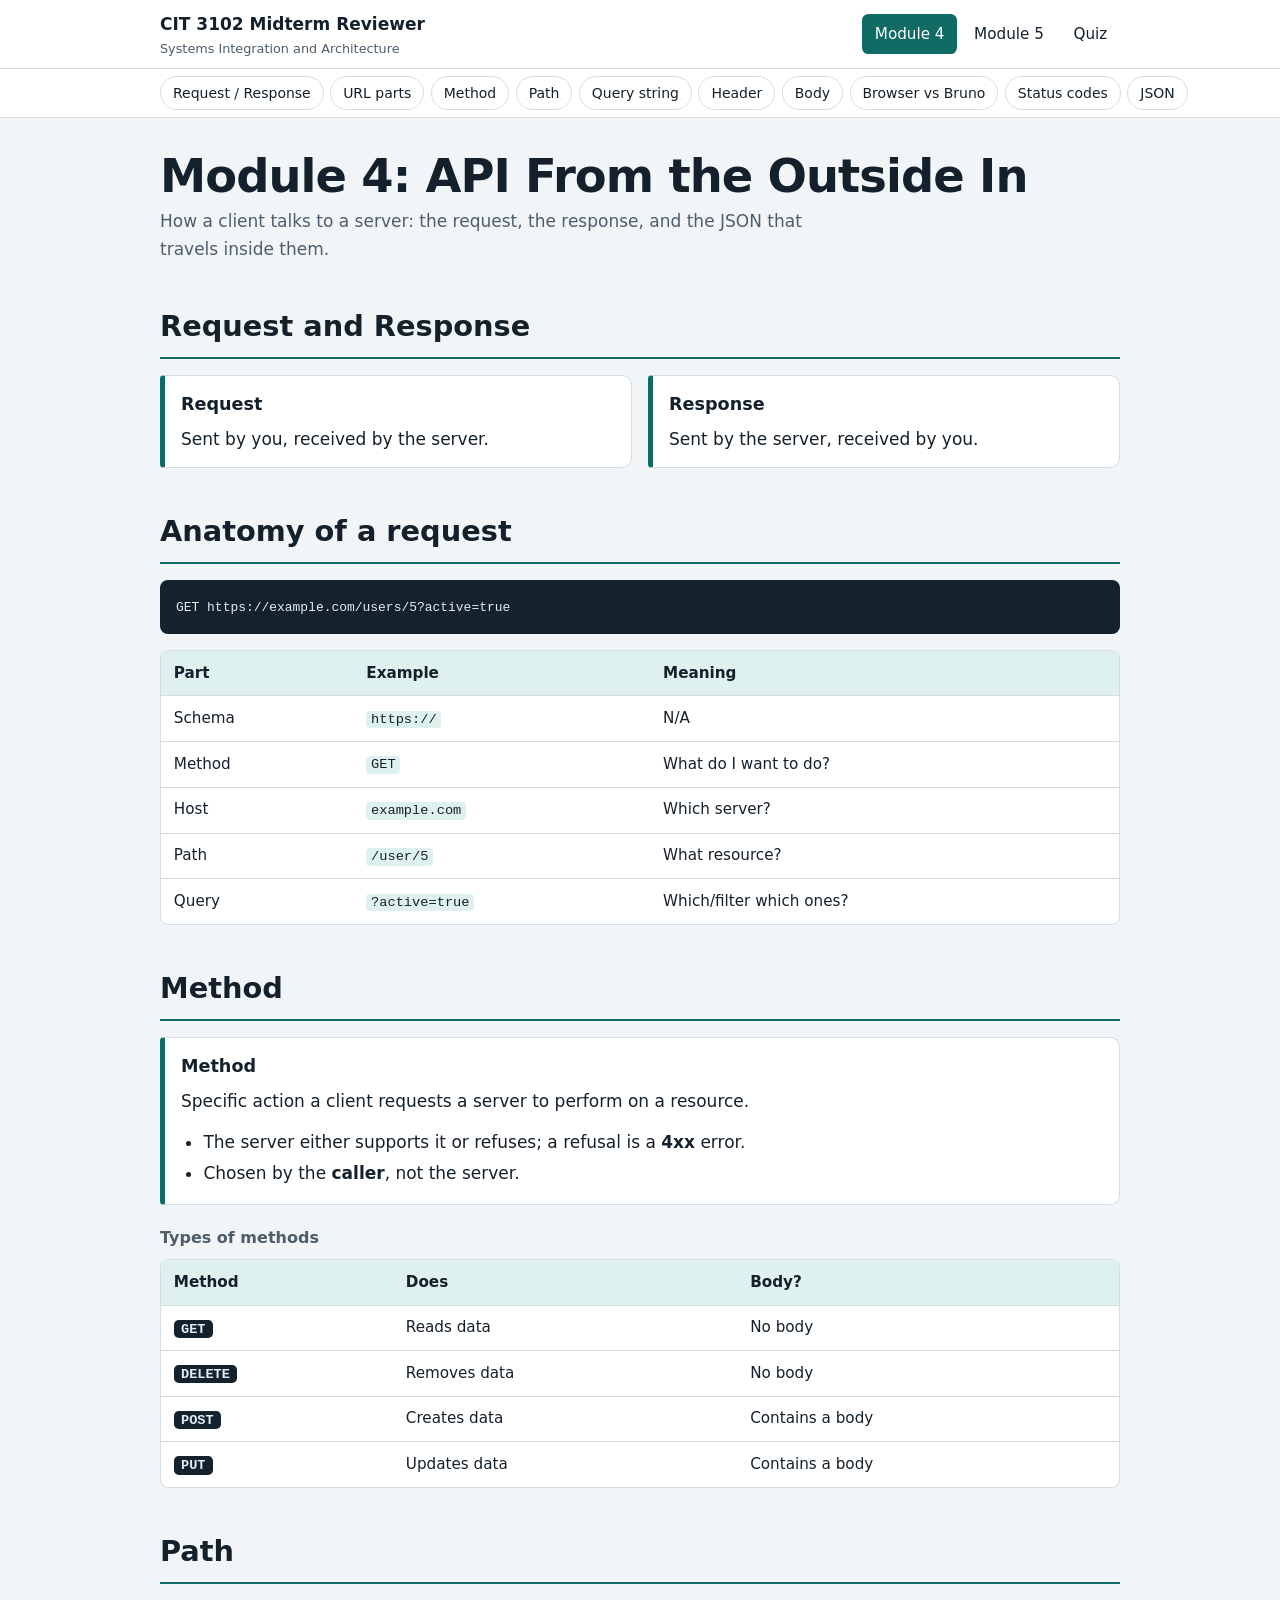
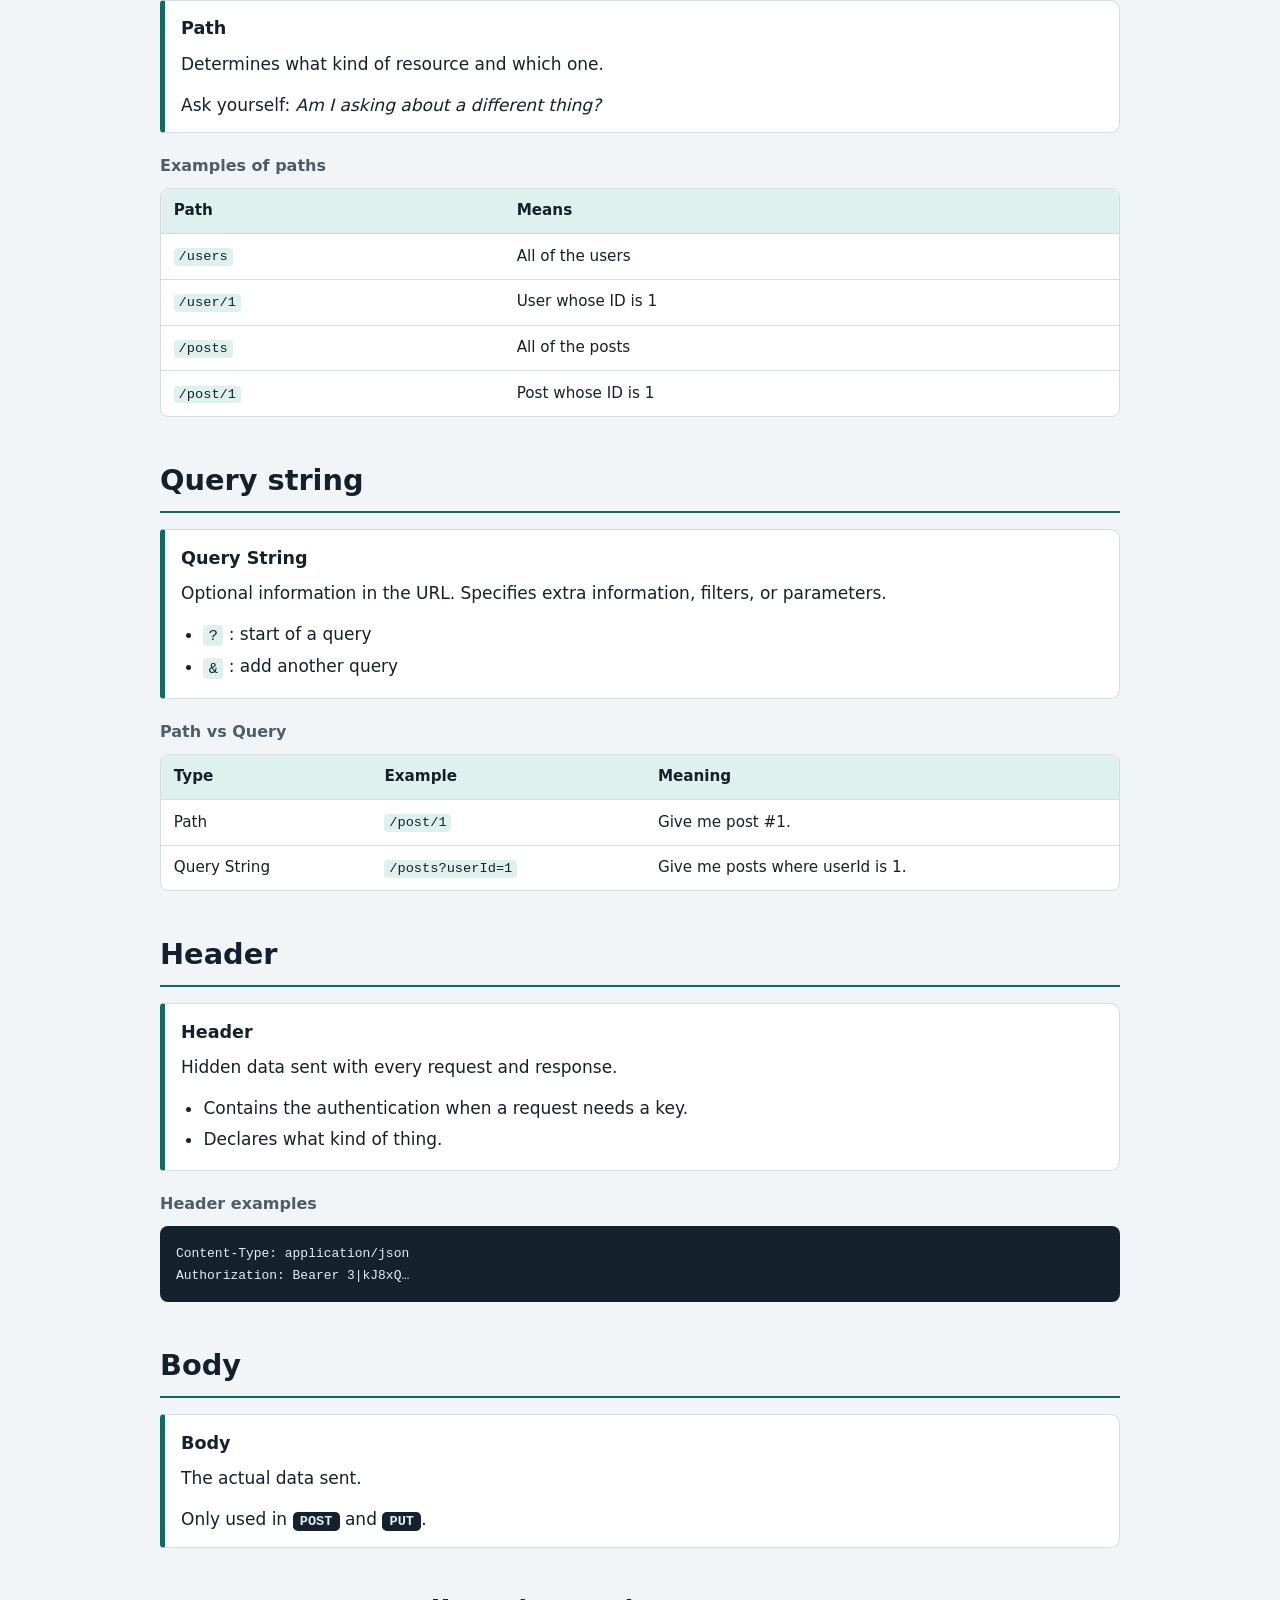
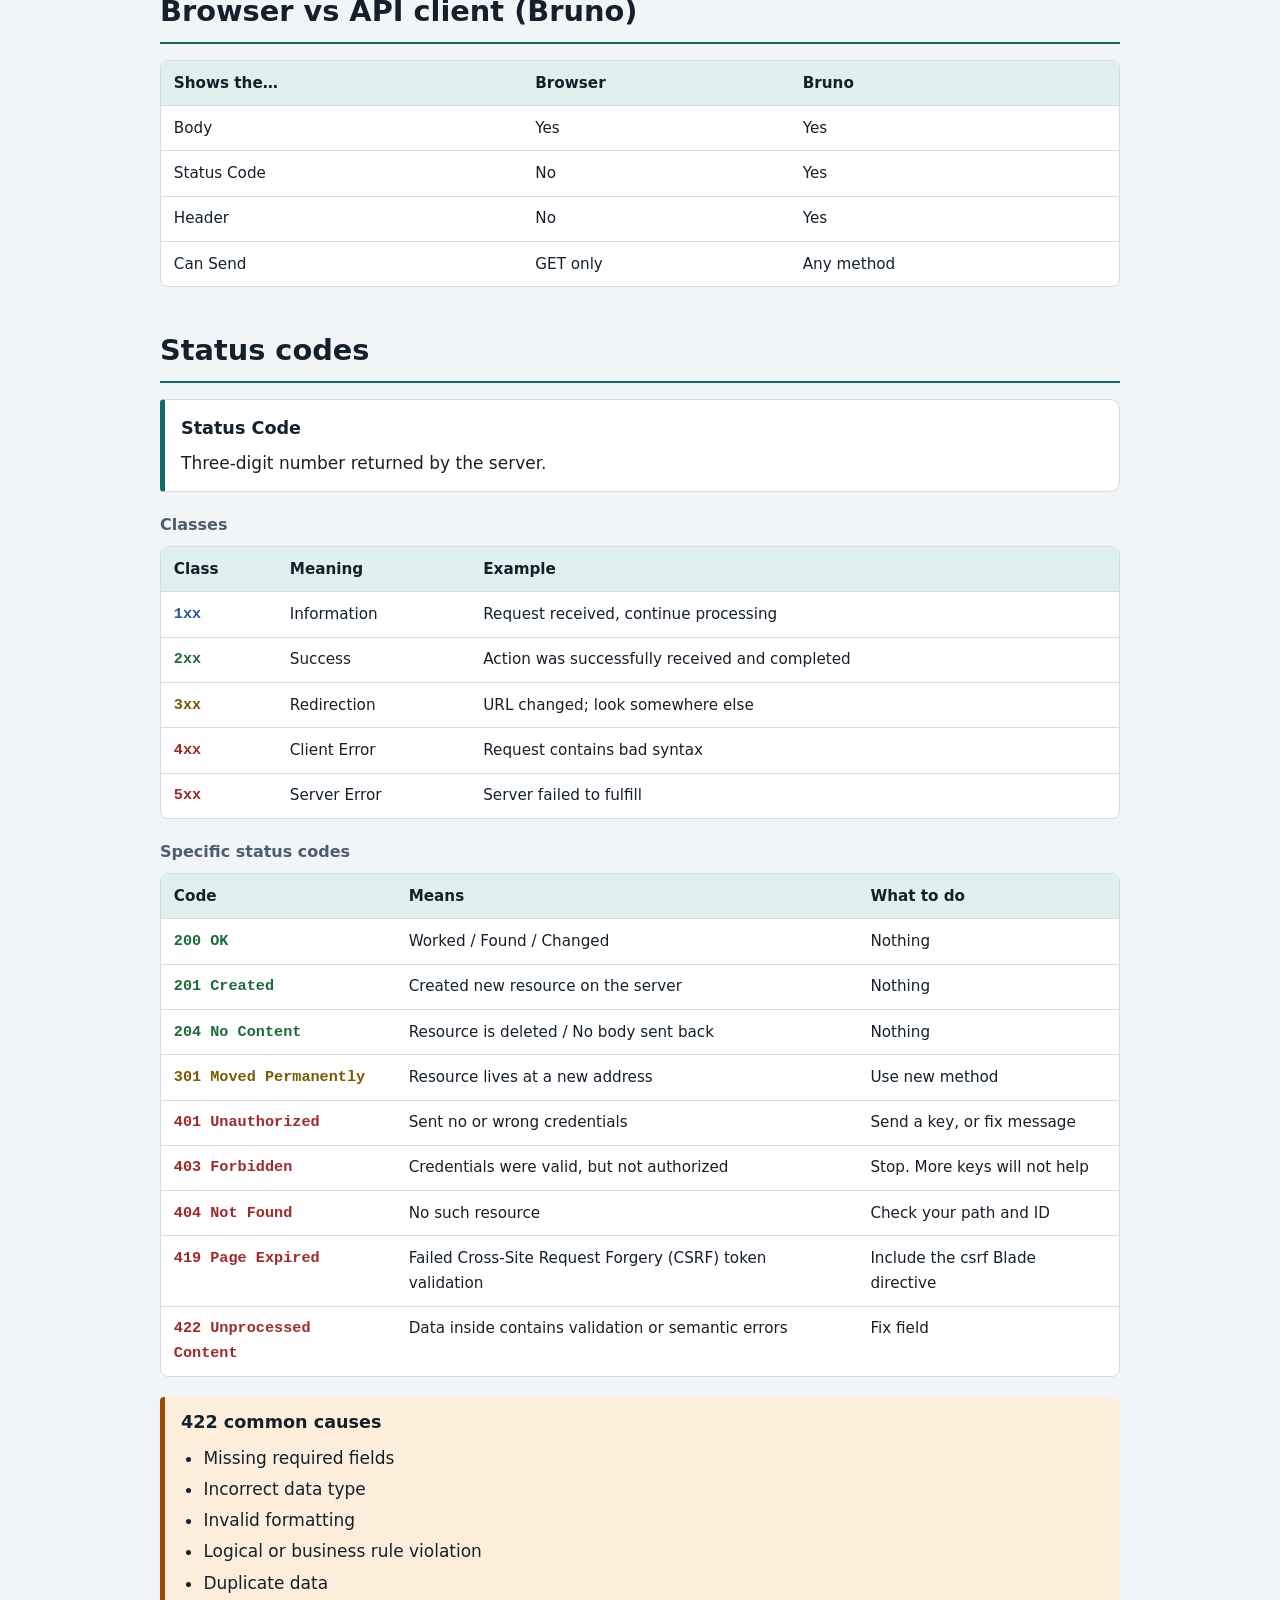
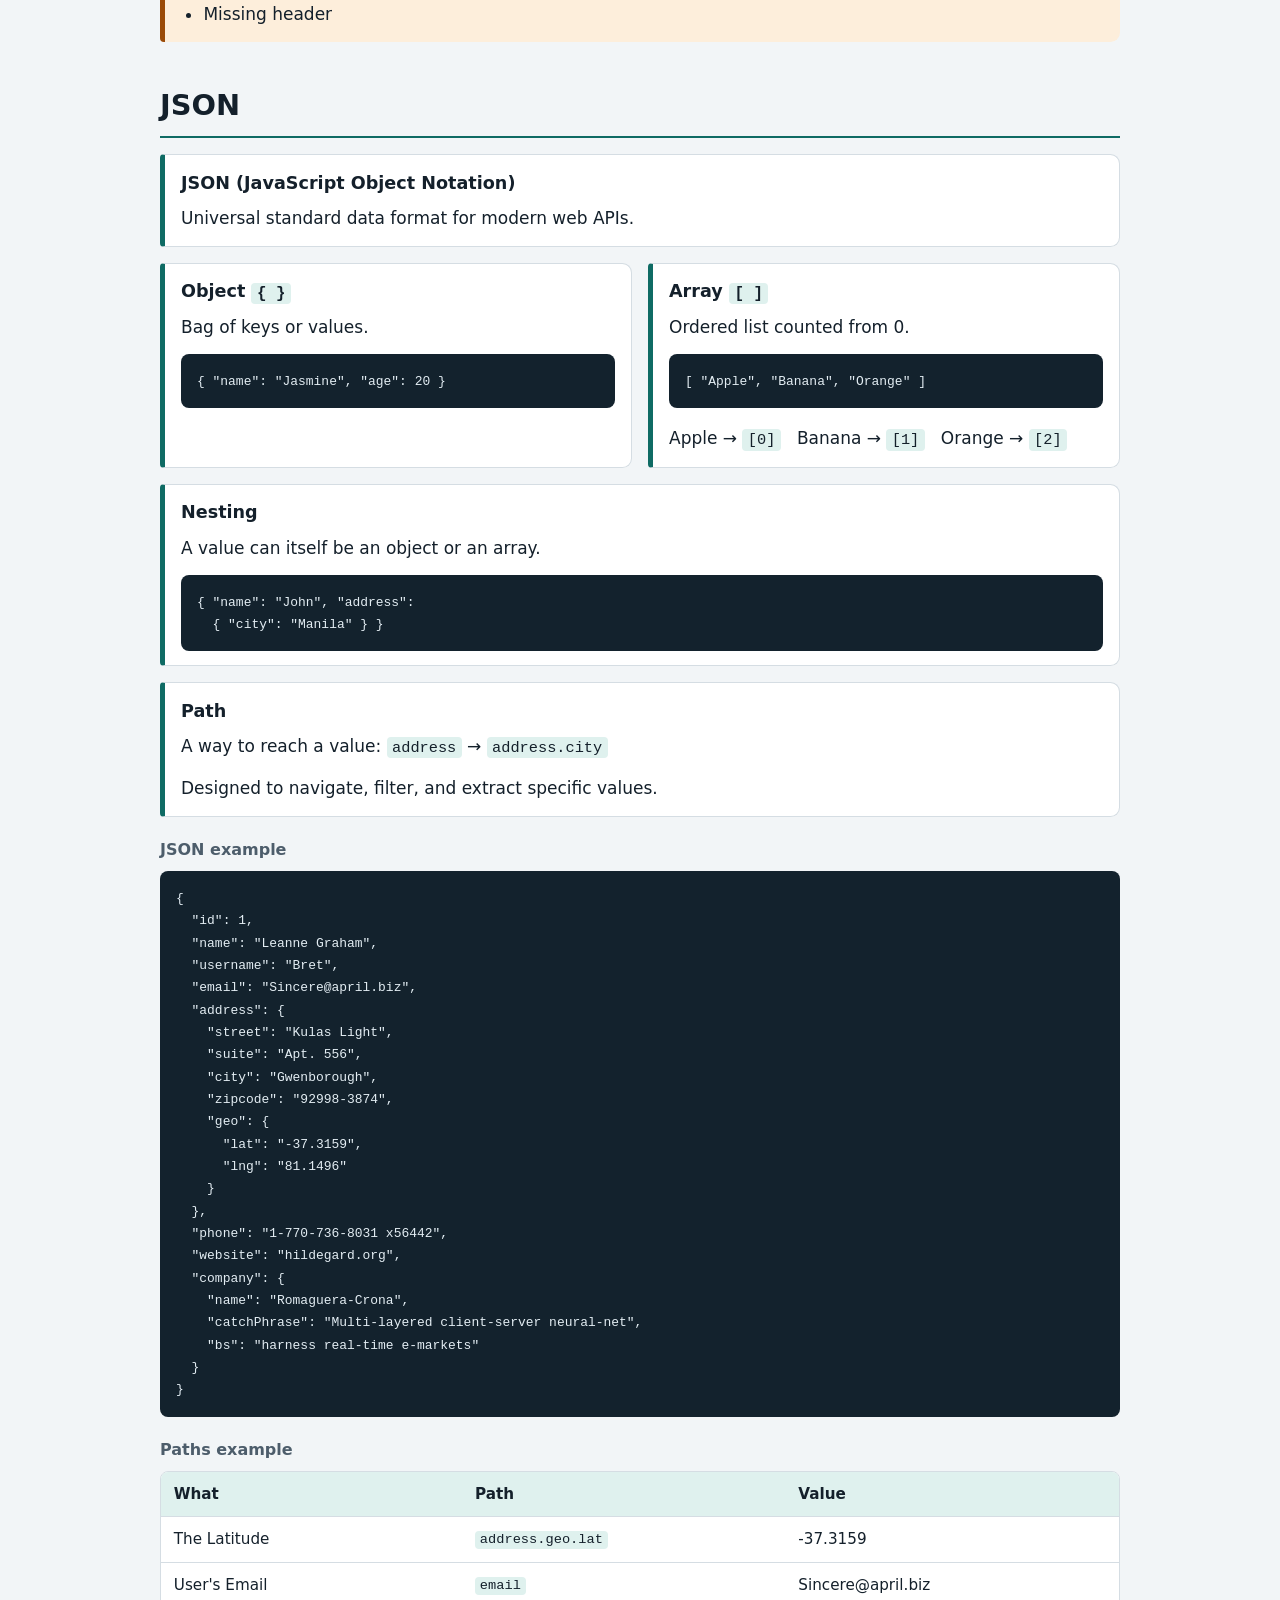
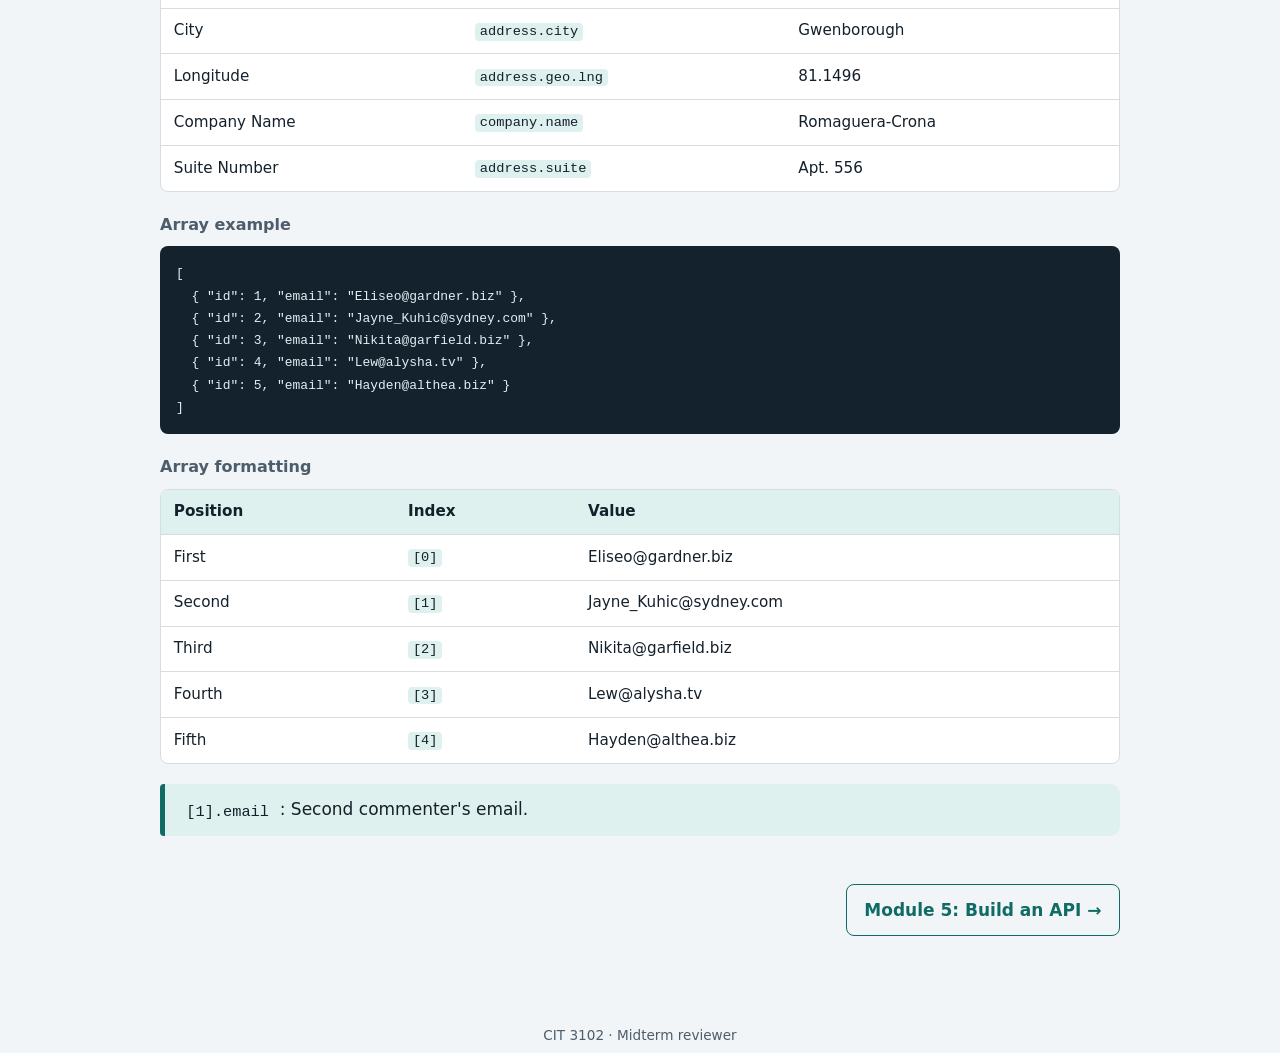
<file: index.html>
<!DOCTYPE html>
<html lang="en">
<head>
<meta charset="utf-8">
<meta name="viewport" content="width=device-width, initial-scale=1, viewport-fit=cover">
<title>Module 4: API From the Outside In | CIT 3102 Reviewer</title>
<link rel="stylesheet" href="styles.css">
</head>
<body>
<header class="top">
 <div class="top-in">
  <div class="brand">CIT 3102 Midterm Reviewer<small>Systems Integration and Architecture</small></div>
  <nav class="nav" aria-label="Modules">
   <a href="index.html" aria-current="page">Module 4</a>
   <a href="module5.html">Module 5</a>
   <a href="quiz.html">Quiz</a>
  </nav>
 </div>
 <div class="toc"><div class="toc-in">
  <a href="#request">Request / Response</a><a href="#url">URL parts</a><a href="#method">Method</a><a href="#path">Path</a><a href="#query">Query string</a><a href="#header">Header</a><a href="#body">Body</a><a href="#bruno">Browser vs Bruno</a><a href="#status">Status codes</a><a href="#json">JSON</a>
 </div></div>
</header>
<main>
<h1>Module 4: API From the Outside In</h1>
<p class="lede">How a client talks to a server: the request, the response, and the JSON that travels inside them.</p>

<section id="request">
<h2>Request and Response</h2>
<div class="grid2">
 <div class="term"><h3>Request</h3><p>Sent by you, received by the server.</p></div>
 <div class="term"><h3>Response</h3><p>Sent by the server, received by you.</p></div>
</div>
</section>

<section id="url">
<h2>Anatomy of a request</h2>
<pre><code>GET https://example.com/users/5?active=true</code></pre>
<div class="tw"><table>
<tr><th>Part</th><th>Example</th><th>Meaning</th></tr>
<tr><td>Schema</td><td><code>https://</code></td><td>N/A</td></tr>
<tr><td>Method</td><td><code>GET</code></td><td>What do I want to do?</td></tr>
<tr><td>Host</td><td><code>example.com</code></td><td>Which server?</td></tr>
<tr><td>Path</td><td><code>/user/5</code></td><td>What resource?</td></tr>
<tr><td>Query</td><td><code>?active=true</code></td><td>Which/filter which ones?</td></tr>
</table></div>
</section>

<section id="method">
<h2>Method</h2>
<div class="term"><h3>Method</h3>
<p>Specific action a client requests a server to perform on a resource.</p>
<ul>
<li>The server either supports it or refuses; a refusal is a <b>4xx</b> error.</li>
<li>Chosen by the <b>caller</b>, not the server.</li>
</ul></div>
<h4>Types of methods</h4>
<div class="tw"><table>
<tr><th>Method</th><th>Does</th><th>Body?</th></tr>
<tr><td><span class="m">GET</span></td><td>Reads data</td><td>No body</td></tr>
<tr><td><span class="m">DELETE</span></td><td>Removes data</td><td>No body</td></tr>
<tr><td><span class="m">POST</span></td><td>Creates data</td><td>Contains a body</td></tr>
<tr><td><span class="m">PUT</span></td><td>Updates data</td><td>Contains a body</td></tr>
</table></div>
</section>

<section id="path">
<h2>Path</h2>
<div class="term"><h3>Path</h3>
<p>Determines what kind of resource and which one.</p>
<p>Ask yourself: <i>Am I asking about a different thing?</i></p></div>
<h4>Examples of paths</h4>
<div class="tw"><table>
<tr><th>Path</th><th>Means</th></tr>
<tr><td><code>/users</code></td><td>All of the users</td></tr>
<tr><td><code>/user/1</code></td><td>User whose ID is 1</td></tr>
<tr><td><code>/posts</code></td><td>All of the posts</td></tr>
<tr><td><code>/post/1</code></td><td>Post whose ID is 1</td></tr>
</table></div>
</section>

<section id="query">
<h2>Query string</h2>
<div class="term"><h3>Query String</h3>
<p>Optional information in the URL. Specifies extra information, filters, or parameters.</p>
<ul>
<li><code>?</code> : start of a query</li>
<li><code>&amp;</code> : add another query</li>
</ul></div>
<h4>Path vs Query</h4>
<div class="tw"><table>
<tr><th>Type</th><th>Example</th><th>Meaning</th></tr>
<tr><td>Path</td><td><code>/post/1</code></td><td>Give me post #1.</td></tr>
<tr><td>Query String</td><td><code>/posts?userId=1</code></td><td>Give me posts where userId is 1.</td></tr>
</table></div>
</section>

<section id="header">
<h2>Header</h2>
<div class="term"><h3>Header</h3>
<p>Hidden data sent with every request and response.</p>
<ul>
<li>Contains the authentication when a request needs a key.</li>
<li>Declares what kind of thing.</li>
</ul></div>
<h4>Header examples</h4>
<pre><code>Content-Type: application/json
Authorization: Bearer 3|kJ8xQ…</code></pre>
</section>

<section id="body">
<h2>Body</h2>
<div class="term"><h3>Body</h3>
<p>The actual data sent.</p>
<p>Only used in <span class="m">POST</span> and <span class="m">PUT</span>.</p></div>
</section>

<section id="bruno">
<h2>Browser vs API client (Bruno)</h2>
<div class="tw"><table>
<tr><th>Shows the…</th><th>Browser</th><th>Bruno</th></tr>
<tr><td>Body</td><td>Yes</td><td>Yes</td></tr>
<tr><td>Status Code</td><td>No</td><td>Yes</td></tr>
<tr><td>Header</td><td>No</td><td>Yes</td></tr>
<tr><td>Can Send</td><td>GET only</td><td>Any method</td></tr>
</table></div>
</section>

<section id="status">
<h2>Status codes</h2>
<div class="term"><h3>Status Code</h3><p>Three-digit number returned by the server.</p></div>
<h4>Classes</h4>
<div class="tw"><table>
<tr><th>Class</th><th>Meaning</th><th>Example</th></tr>
<tr><td class="s1">1xx</td><td>Information</td><td>Request received, continue processing</td></tr>
<tr><td class="s2">2xx</td><td>Success</td><td>Action was successfully received and completed</td></tr>
<tr><td class="s3">3xx</td><td>Redirection</td><td>URL changed; look somewhere else</td></tr>
<tr><td class="s4">4xx</td><td>Client Error</td><td>Request contains bad syntax</td></tr>
<tr><td class="s5">5xx</td><td>Server Error</td><td>Server failed to fulfill</td></tr>
</table></div>
<h4>Specific status codes</h4>
<div class="tw"><table>
<tr><th>Code</th><th>Means</th><th>What to do</th></tr>
<tr><td class="s2">200 OK</td><td>Worked / Found / Changed</td><td>Nothing</td></tr>
<tr><td class="s2">201 Created</td><td>Created new resource on the server</td><td>Nothing</td></tr>
<tr><td class="s2">204 No Content</td><td>Resource is deleted / No body sent back</td><td>Nothing</td></tr>
<tr><td class="s3">301 Moved Permanently</td><td>Resource lives at a new address</td><td>Use new method</td></tr>
<tr><td class="s4">401 Unauthorized</td><td>Sent no or wrong credentials</td><td>Send a key, or fix message</td></tr>
<tr><td class="s4">403 Forbidden</td><td>Credentials were valid, but not authorized</td><td>Stop. More keys will not help</td></tr>
<tr><td class="s4">404 Not Found</td><td>No such resource</td><td>Check your path and ID</td></tr>
<tr><td class="s4">419 Page Expired</td><td>Failed Cross-Site Request Forgery (CSRF) token validation</td><td>Include the csrf Blade directive</td></tr>
<tr><td class="s4">422 Unprocessed Content</td><td>Data inside contains validation or semantic errors</td><td>Fix field</td></tr>
</table></div>
<div class="note"><h3>422 common causes</h3>
<ul>
<li>Missing required fields</li>
<li>Incorrect data type</li>
<li>Invalid formatting</li>
<li>Logical or business rule violation</li>
<li>Duplicate data</li>
<li>Missing header</li>
</ul></div>
</section>

<section id="json">
<h2>JSON</h2>
<div class="term"><h3>JSON (JavaScript Object Notation)</h3><p>Universal standard data format for modern web APIs.</p></div>
<div class="grid2">
 <div class="term"><h3>Object <code>{ }</code></h3><p>Bag of keys or values.</p><pre><code>{ "name": "Jasmine", "age": 20 }</code></pre></div>
 <div class="term"><h3>Array <code>[ ]</code></h3><p>Ordered list counted from 0.</p><pre><code>[ "Apple", "Banana", "Orange" ]</code></pre><p>Apple → <code>[0]</code> &nbsp; Banana → <code>[1]</code> &nbsp; Orange → <code>[2]</code></p></div>
</div>
<div class="term" style="margin-top:1rem"><h3>Nesting</h3><p>A value can itself be an object or an array.</p>
<pre><code>{ "name": "John", "address":
  { "city": "Manila" } }</code></pre></div>
<div class="term"><h3>Path</h3>
<p>A way to reach a value: <code>address</code> → <code>address.city</code></p>
<p>Designed to navigate, filter, and extract specific values.</p></div>

<h4>JSON example</h4>
<pre><code>{
  "id": 1,
  "name": "Leanne Graham",
  "username": "Bret",
  "email": "Sincere@april.biz",
  "address": {
    "street": "Kulas Light",
    "suite": "Apt. 556",
    "city": "Gwenborough",
    "zipcode": "92998-3874",
    "geo": {
      "lat": "-37.3159",
      "lng": "81.1496"
    }
  },
  "phone": "1-770-736-8031 x56442",
  "website": "hildegard.org",
  "company": {
    "name": "Romaguera-Crona",
    "catchPhrase": "Multi-layered client-server neural-net",
    "bs": "harness real-time e-markets"
  }
}</code></pre>
<h4>Paths example</h4>
<div class="tw"><table>
<tr><th>What</th><th>Path</th><th>Value</th></tr>
<tr><td>The Latitude</td><td><code>address.geo.lat</code></td><td>-37.3159</td></tr>
<tr><td>User's Email</td><td><code>email</code></td><td>Sincere@april.biz</td></tr>
<tr><td>City</td><td><code>address.city</code></td><td>Gwenborough</td></tr>
<tr><td>Longitude</td><td><code>address.geo.lng</code></td><td>81.1496</td></tr>
<tr><td>Company Name</td><td><code>company.name</code></td><td>Romaguera-Crona</td></tr>
<tr><td>Suite Number</td><td><code>address.suite</code></td><td>Apt. 556</td></tr>
</table></div>

<h4>Array example</h4>
<pre><code>[
  { "id": 1, "email": "Eliseo@gardner.biz" },
  { "id": 2, "email": "Jayne_Kuhic@sydney.com" },
  { "id": 3, "email": "Nikita@garfield.biz" },
  { "id": 4, "email": "Lew@alysha.tv" },
  { "id": 5, "email": "Hayden@althea.biz" }
]</code></pre>
<h4>Array formatting</h4>
<div class="tw"><table>
<tr><th>Position</th><th>Index</th><th>Value</th></tr>
<tr><td>First</td><td><code>[0]</code></td><td>Eliseo@gardner.biz</td></tr>
<tr><td>Second</td><td><code>[1]</code></td><td>Jayne_Kuhic@sydney.com</td></tr>
<tr><td>Third</td><td><code>[2]</code></td><td>Nikita@garfield.biz</td></tr>
<tr><td>Fourth</td><td><code>[3]</code></td><td>Lew@alysha.tv</td></tr>
<tr><td>Fifth</td><td><code>[4]</code></td><td>Hayden@althea.biz</td></tr>
</table></div>
<div class="tip"><code>[1].email</code> : Second commenter's email.</div>
</section>

<div class="pager"><span></span><a href="module5.html">Module 5: Build an API →</a></div>
</main>
<footer>CIT 3102 · Midterm reviewer</footer>
</body>
</html>
</file>
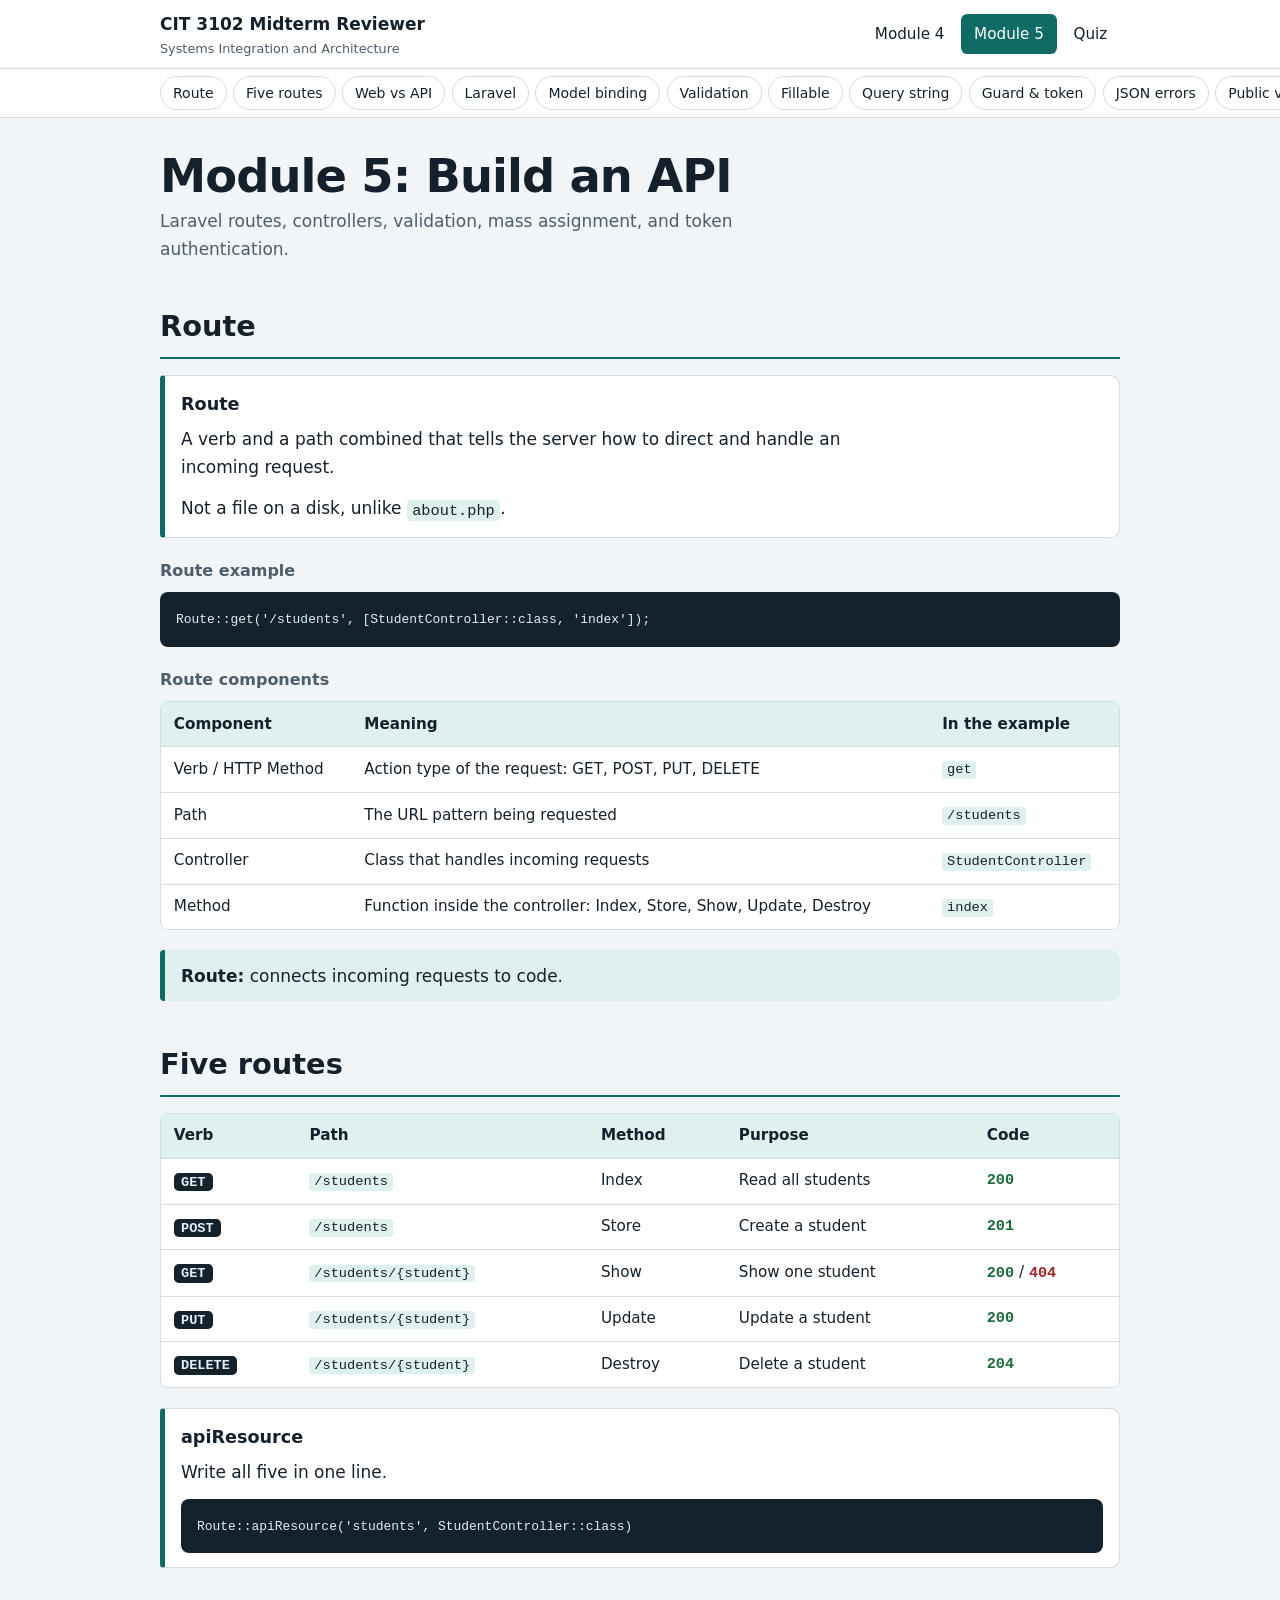
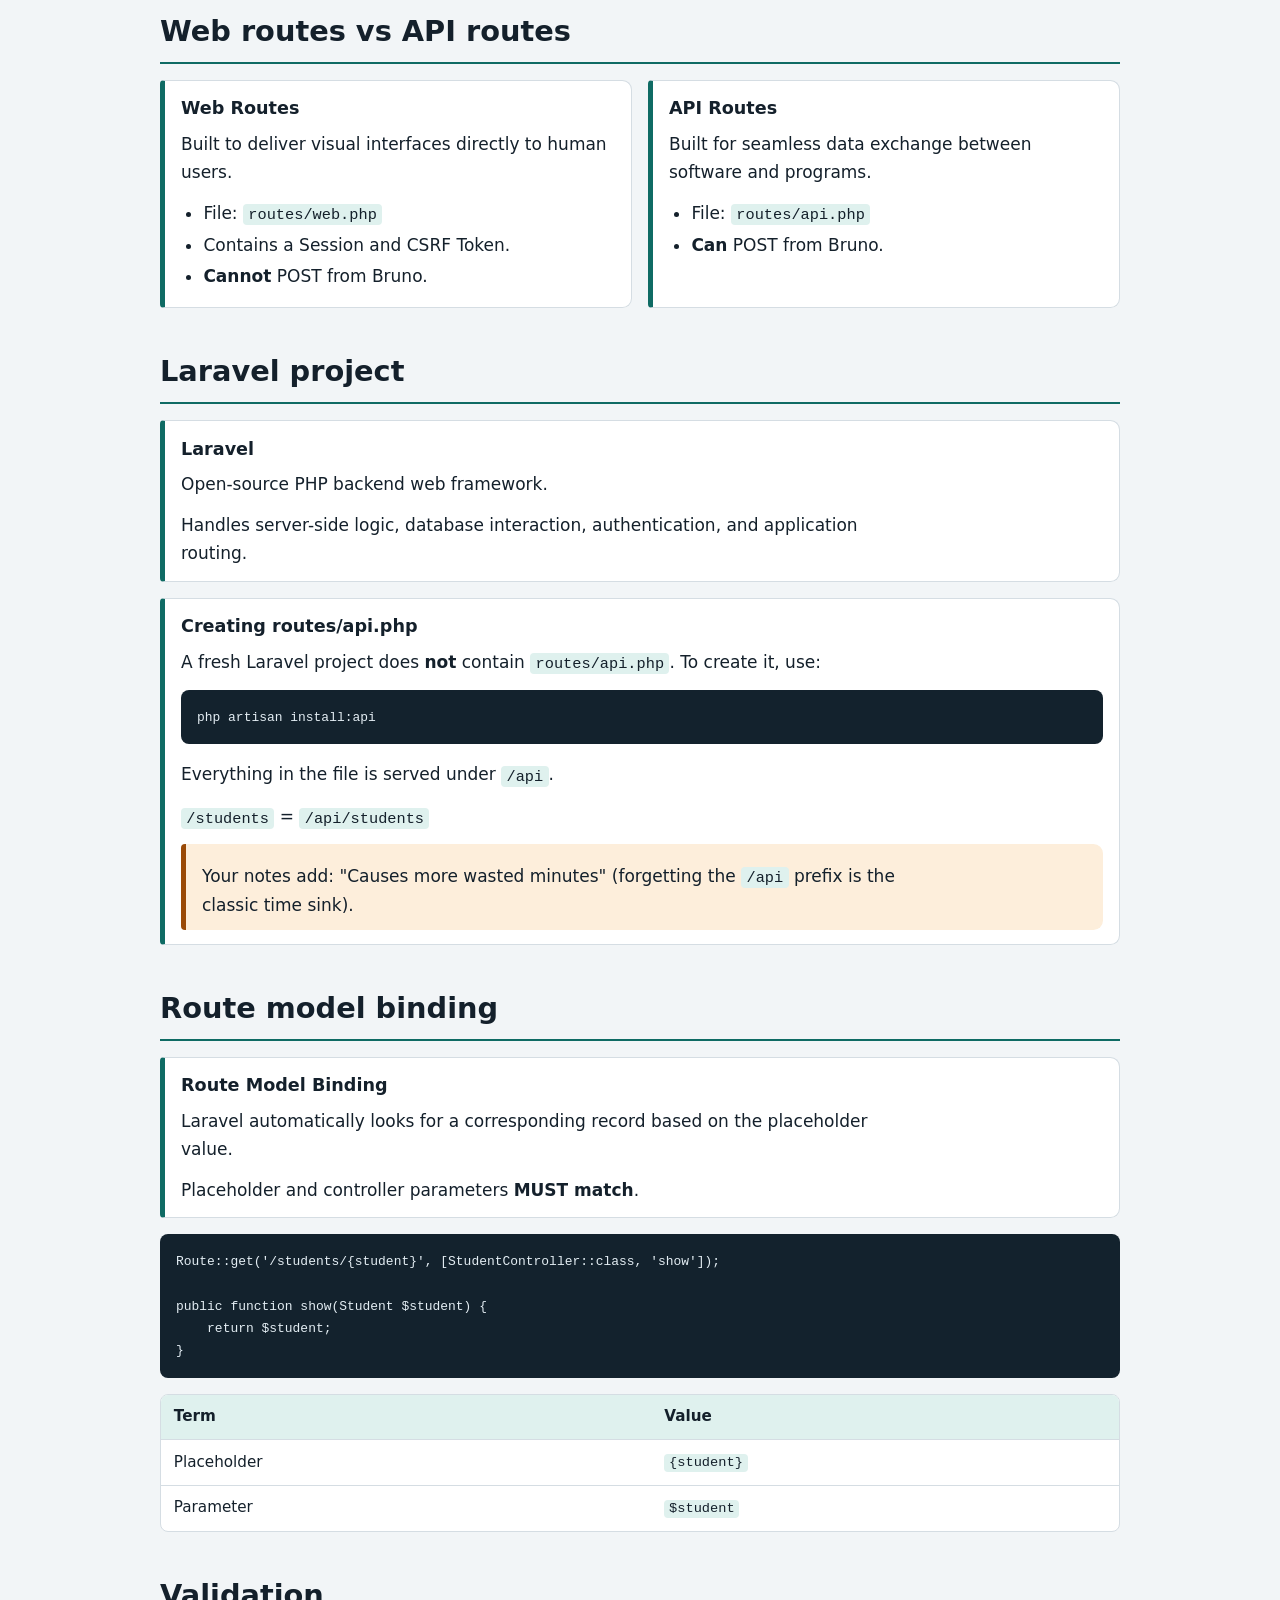
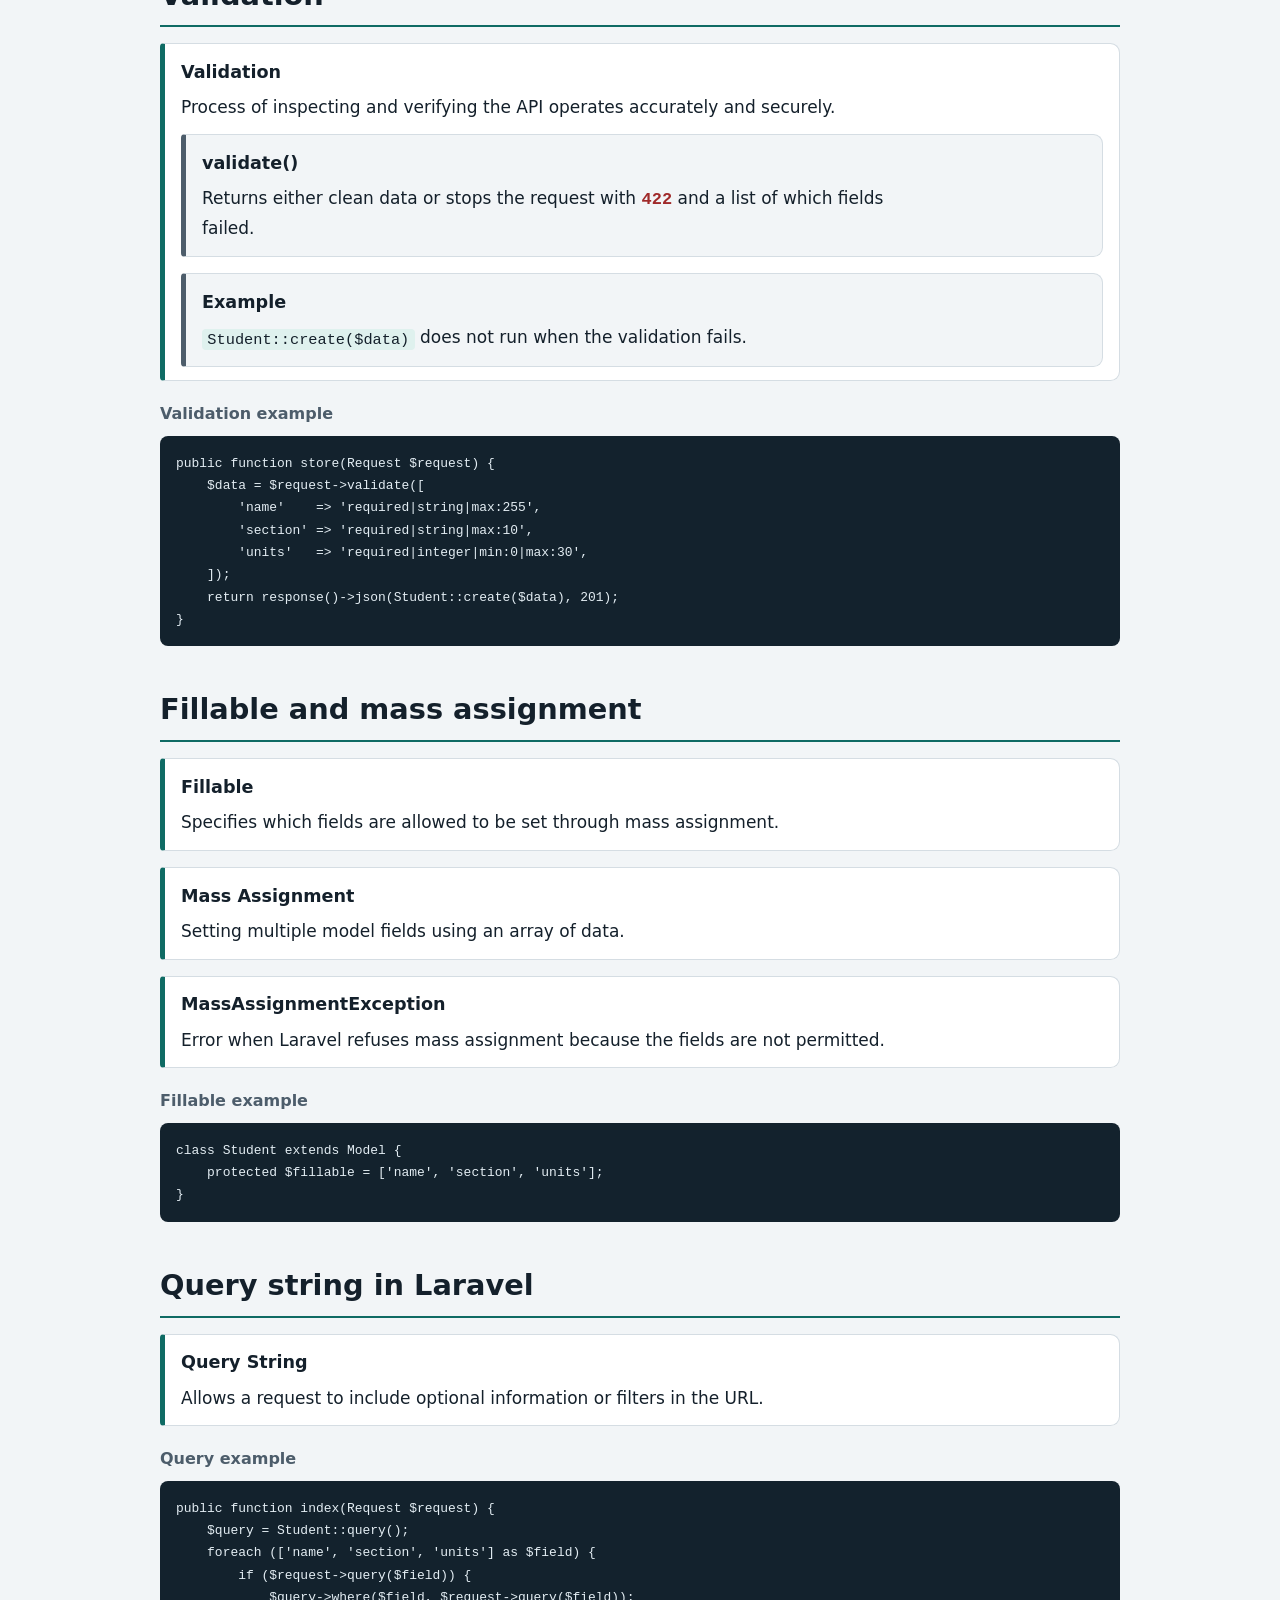
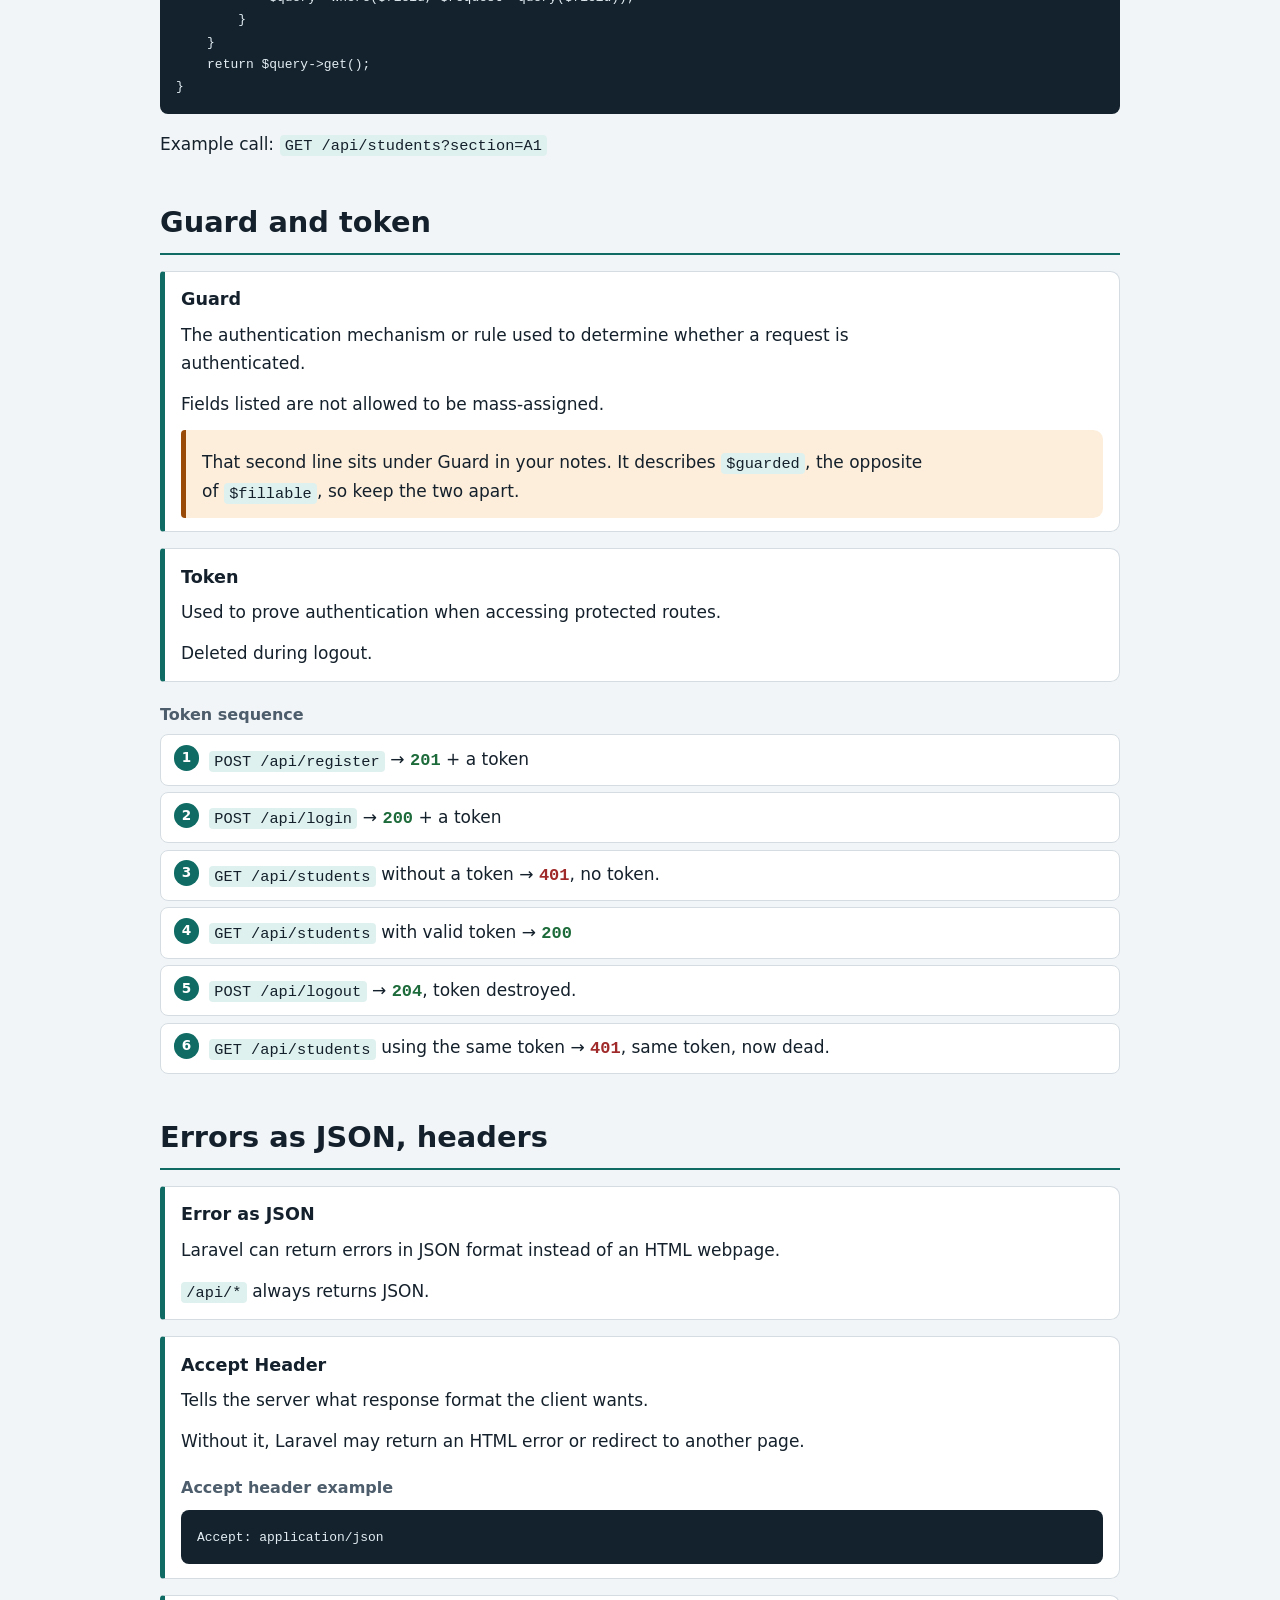
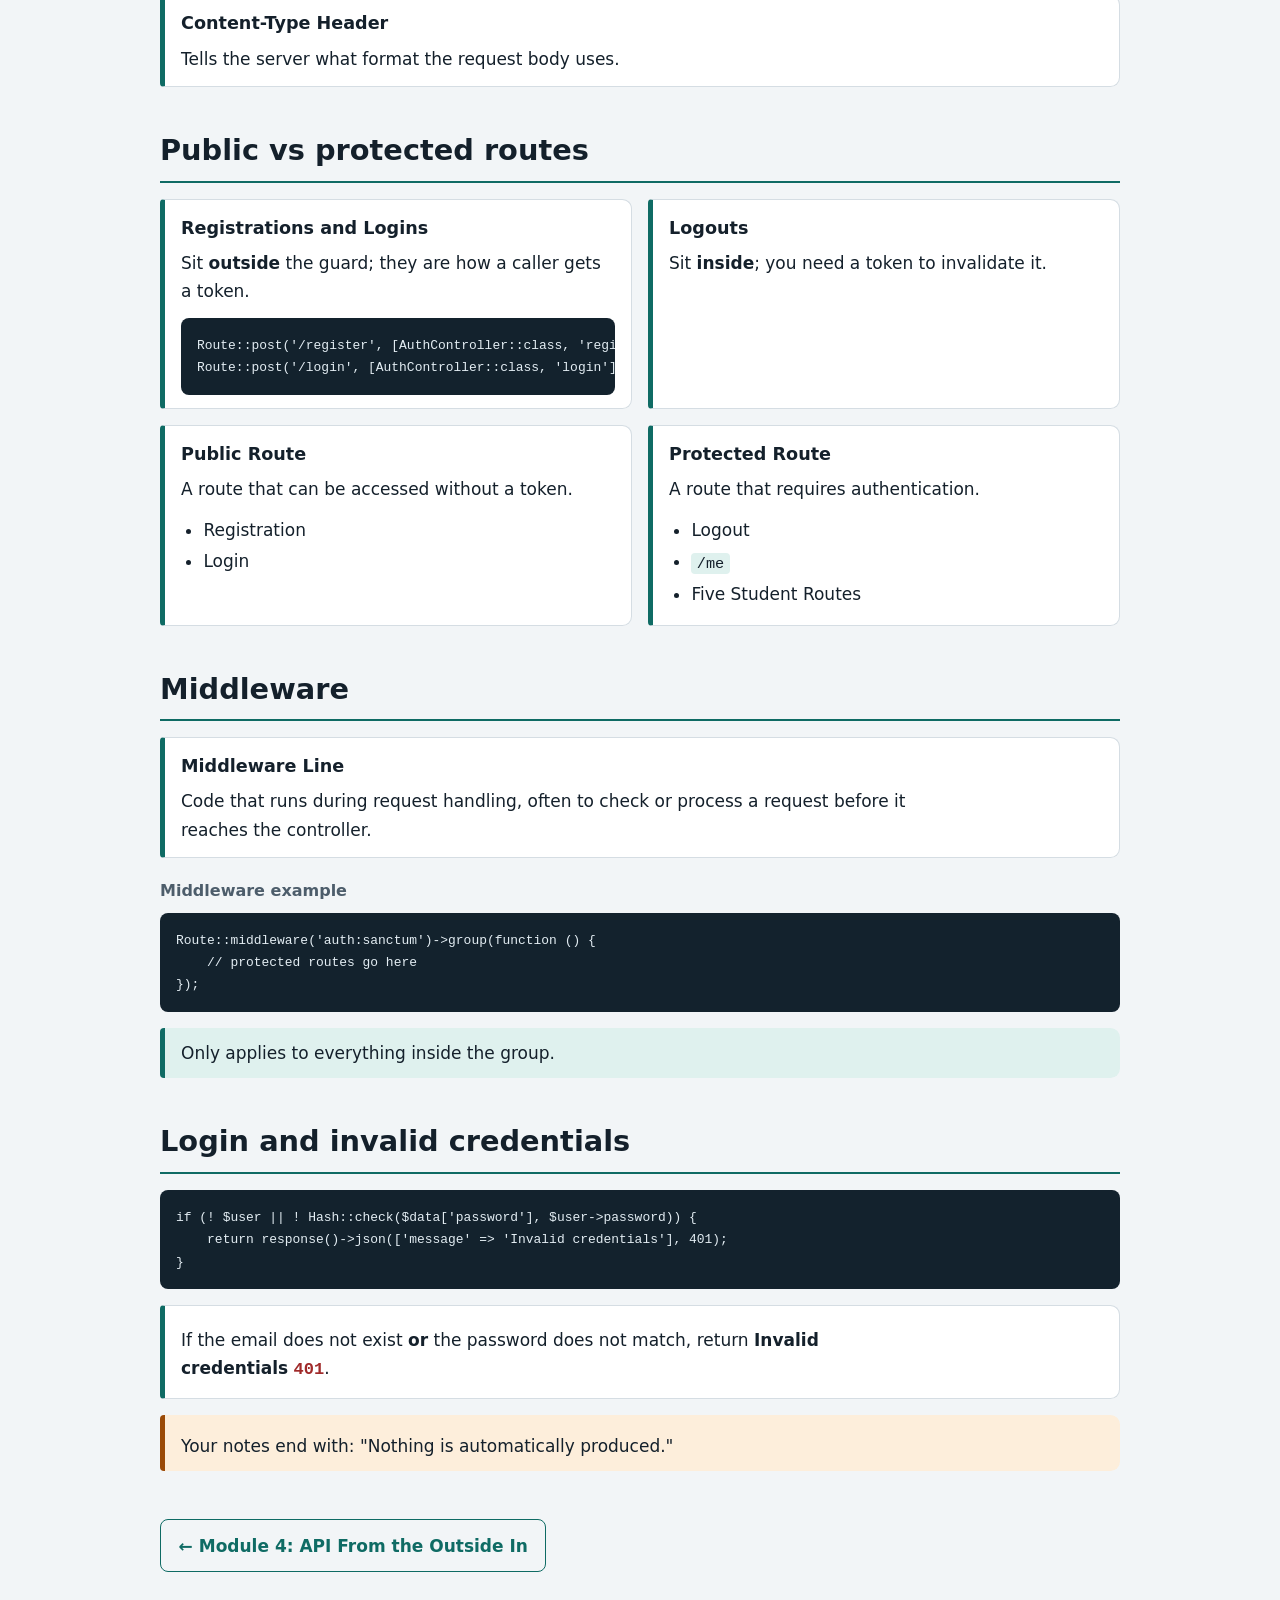
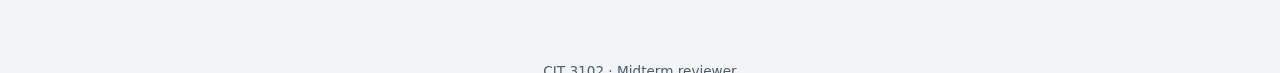
<file: module5.html>
<!DOCTYPE html>
<html lang="en">
<head>
<meta charset="utf-8">
<meta name="viewport" content="width=device-width, initial-scale=1, viewport-fit=cover">
<title>Module 5: Build an API | CIT 3102 Reviewer</title>
<link rel="stylesheet" href="styles.css">
</head>
<body>
<header class="top">
 <div class="top-in">
  <div class="brand">CIT 3102 Midterm Reviewer<small>Systems Integration and Architecture</small></div>
  <nav class="nav" aria-label="Modules">
   <a href="index.html">Module 4</a>
   <a href="module5.html" aria-current="page">Module 5</a>
   <a href="quiz.html">Quiz</a>
  </nav>
 </div>
 <div class="toc"><div class="toc-in">
  <a href="#route">Route</a><a href="#routes5">Five routes</a><a href="#webapi">Web vs API</a><a href="#laravel">Laravel</a><a href="#binding">Model binding</a><a href="#validation">Validation</a><a href="#fillable">Fillable</a><a href="#querystring">Query string</a><a href="#auth">Guard &amp; token</a><a href="#json">JSON errors</a><a href="#public">Public vs protected</a><a href="#middleware">Middleware</a><a href="#login">Login</a>
 </div></div>
</header>
<main>
<h1>Module 5: Build an API</h1>
<p class="lede">Laravel routes, controllers, validation, mass assignment, and token authentication.</p>

<section id="route">
<h2>Route</h2>
<div class="term"><h3>Route</h3>
<p>A verb and a path combined that tells the server how to direct and handle an incoming request.</p>
<p>Not a file on a disk, unlike <code>about.php</code>.</p></div>
<h4>Route example</h4>
<pre><code>Route::get('/students', [StudentController::class, 'index']);</code></pre>
<h4>Route components</h4>
<div class="tw"><table>
<tr><th>Component</th><th>Meaning</th><th>In the example</th></tr>
<tr><td>Verb / HTTP Method</td><td>Action type of the request: GET, POST, PUT, DELETE</td><td><code>get</code></td></tr>
<tr><td>Path</td><td>The URL pattern being requested</td><td><code>/students</code></td></tr>
<tr><td>Controller</td><td>Class that handles incoming requests</td><td><code>StudentController</code></td></tr>
<tr><td>Method</td><td>Function inside the controller: Index, Store, Show, Update, Destroy</td><td><code>index</code></td></tr>
</table></div>
<div class="tip"><b>Route:</b> connects incoming requests to code.</div>
</section>

<section id="routes5">
<h2>Five routes</h2>
<div class="tw"><table>
<tr><th>Verb</th><th>Path</th><th>Method</th><th>Purpose</th><th>Code</th></tr>
<tr><td><span class="m">GET</span></td><td><code>/students</code></td><td>Index</td><td>Read all students</td><td class="s2">200</td></tr>
<tr><td><span class="m">POST</span></td><td><code>/students</code></td><td>Store</td><td>Create a student</td><td class="s2">201</td></tr>
<tr><td><span class="m">GET</span></td><td><code>/students/{student}</code></td><td>Show</td><td>Show one student</td><td><span class="s2">200</span> / <span class="s4">404</span></td></tr>
<tr><td><span class="m">PUT</span></td><td><code>/students/{student}</code></td><td>Update</td><td>Update a student</td><td class="s2">200</td></tr>
<tr><td><span class="m">DELETE</span></td><td><code>/students/{student}</code></td><td>Destroy</td><td>Delete a student</td><td class="s2">204</td></tr>
</table></div>
<div class="term"><h3>apiResource</h3><p>Write all five in one line.</p>
<pre><code>Route::apiResource('students', StudentController::class)</code></pre></div>
</section>

<section id="webapi">
<h2>Web routes vs API routes</h2>
<div class="grid2">
 <div class="term"><h3>Web Routes</h3>
 <p>Built to deliver visual interfaces directly to human users.</p>
 <ul><li>File: <code>routes/web.php</code></li><li>Contains a Session and CSRF Token.</li><li><b>Cannot</b> POST from Bruno.</li></ul></div>
 <div class="term"><h3>API Routes</h3>
 <p>Built for seamless data exchange between software and programs.</p>
 <ul><li>File: <code>routes/api.php</code></li><li><b>Can</b> POST from Bruno.</li></ul></div>
</div>
</section>

<section id="laravel">
<h2>Laravel project</h2>
<div class="term"><h3>Laravel</h3>
<p>Open-source PHP backend web framework.</p>
<p>Handles server-side logic, database interaction, authentication, and application routing.</p></div>
<div class="term"><h3>Creating routes/api.php</h3>
<p>A fresh Laravel project does <b>not</b> contain <code>routes/api.php</code>. To create it, use:</p>
<pre><code>php artisan install:api</code></pre>
<p>Everything in the file is served under <code>/api</code>.</p>
<p><code>/students</code> = <code>/api/students</code></p>
<div class="note"><p>Your notes add: "Causes more wasted minutes" (forgetting the <code>/api</code> prefix is the classic time sink).</p></div></div>
</section>

<section id="binding">
<h2>Route model binding</h2>
<div class="term"><h3>Route Model Binding</h3>
<p>Laravel automatically looks for a corresponding record based on the placeholder value.</p>
<p>Placeholder and controller parameters <b>MUST match</b>.</p></div>
<pre><code>Route::get('/students/{student}', [StudentController::class, 'show']);

public function show(Student $student) {
    return $student;
}</code></pre>
<div class="tw"><table>
<tr><th>Term</th><th>Value</th></tr>
<tr><td>Placeholder</td><td><code>{student}</code></td></tr>
<tr><td>Parameter</td><td><code>$student</code></td></tr>
</table></div>
</section>

<section id="validation">
<h2>Validation</h2>
<div class="term"><h3>Validation</h3>
<p>Process of inspecting and verifying the API operates accurately and securely.</p>
<div class="term"><h3>validate()</h3><p>Returns either clean data or stops the request with <span class="s4">422</span> and a list of which fields failed.</p></div>
<div class="term"><h3>Example</h3><p><code>Student::create($data)</code> does not run when the validation fails.</p></div></div>
<h4>Validation example</h4>
<pre><code>public function store(Request $request) {
    $data = $request-&gt;validate([
        'name'    =&gt; 'required|string|max:255',
        'section' =&gt; 'required|string|max:10',
        'units'   =&gt; 'required|integer|min:0|max:30',
    ]);
    return response()-&gt;json(Student::create($data), 201);
}</code></pre>
</section>

<section id="fillable">
<h2>Fillable and mass assignment</h2>
<div class="term"><h3>Fillable</h3><p>Specifies which fields are allowed to be set through mass assignment.</p></div>
<div class="term"><h3>Mass Assignment</h3><p>Setting multiple model fields using an array of data.</p></div>
<div class="term"><h3>MassAssignmentException</h3><p>Error when Laravel refuses mass assignment because the fields are not permitted.</p></div>
<h4>Fillable example</h4>
<pre><code>class Student extends Model {
    protected $fillable = ['name', 'section', 'units'];
}</code></pre>
</section>

<section id="querystring">
<h2>Query string in Laravel</h2>
<div class="term"><h3>Query String</h3><p>Allows a request to include optional information or filters in the URL.</p></div>
<h4>Query example</h4>
<pre><code>public function index(Request $request) {
    $query = Student::query();
    foreach (['name', 'section', 'units'] as $field) {
        if ($request-&gt;query($field)) {
            $query-&gt;where($field, $request-&gt;query($field));
        }
    }
    return $query-&gt;get();
}</code></pre>
<p>Example call: <code>GET /api/students?section=A1</code></p>
</section>

<section id="auth">
<h2>Guard and token</h2>
<div class="term"><h3>Guard</h3>
<p>The authentication mechanism or rule used to determine whether a request is authenticated.</p>
<p>Fields listed are not allowed to be mass-assigned.</p>
<div class="note"><p>That second line sits under Guard in your notes. It describes <code>$guarded</code>, the opposite of <code>$fillable</code>, so keep the two apart.</p></div></div>
<div class="term"><h3>Token</h3>
<p>Used to prove authentication when accessing protected routes.</p>
<p>Deleted during logout.</p></div>
<h4>Token sequence</h4>
<ol class="seq">
<li><code>POST /api/register</code> → <span class="s2">201</span> + a token</li>
<li><code>POST /api/login</code> → <span class="s2">200</span> + a token</li>
<li><code>GET /api/students</code> without a token → <span class="s4">401</span>, no token.</li>
<li><code>GET /api/students</code> with valid token → <span class="s2">200</span></li>
<li><code>POST /api/logout</code> → <span class="s2">204</span>, token destroyed.</li>
<li><code>GET /api/students</code> using the same token → <span class="s4">401</span>, same token, now dead.</li>
</ol>
</section>

<section id="json">
<h2>Errors as JSON, headers</h2>
<div class="term"><h3>Error as JSON</h3>
<p>Laravel can return errors in JSON format instead of an HTML webpage.</p>
<p><code>/api/*</code> always returns JSON.</p></div>
<div class="term"><h3>Accept Header</h3>
<p>Tells the server what response format the client wants.</p>
<p>Without it, Laravel may return an HTML error or redirect to another page.</p>
<h4>Accept header example</h4>
<pre><code>Accept: application/json</code></pre></div>
<div class="term"><h3>Content-Type Header</h3><p>Tells the server what format the request body uses.</p></div>
</section>

<section id="public">
<h2>Public vs protected routes</h2>
<div class="grid2">
 <div class="term"><h3>Registrations and Logins</h3><p>Sit <b>outside</b> the guard; they are how a caller gets a token.</p>
 <pre><code>Route::post('/register', [AuthController::class, 'register']);
Route::post('/login', [AuthController::class, 'login']);</code></pre></div>
 <div class="term"><h3>Logouts</h3><p>Sit <b>inside</b>; you need a token to invalidate it.</p></div>
</div>
<div class="grid2" style="margin-top:1rem">
 <div class="term"><h3>Public Route</h3><p>A route that can be accessed without a token.</p><ul><li>Registration</li><li>Login</li></ul></div>
 <div class="term"><h3>Protected Route</h3><p>A route that requires authentication.</p><ul><li>Logout</li><li><code>/me</code></li><li>Five Student Routes</li></ul></div>
</div>
</section>

<section id="middleware">
<h2>Middleware</h2>
<div class="term"><h3>Middleware Line</h3>
<p>Code that runs during request handling, often to check or process a request before it reaches the controller.</p></div>
<h4>Middleware example</h4>
<pre><code>Route::middleware('auth:sanctum')-&gt;group(function () {
    // protected routes go here
});</code></pre>
<div class="tip">Only applies to everything inside the group.</div>
</section>

<section id="login">
<h2>Login and invalid credentials</h2>
<pre><code>if (! $user || ! Hash::check($data['password'], $user-&gt;password)) {
    return response()-&gt;json(['message' =&gt; 'Invalid credentials'], 401);
}</code></pre>
<div class="term"><p>If the email does not exist <b>or</b> the password does not match, return <b>Invalid credentials</b> <span class="s4">401</span>.</p></div>
<div class="note"><p>Your notes end with: "Nothing is automatically produced."</p></div>
</section>

<div class="pager"><a href="index.html">← Module 4: API From the Outside In</a><span></span></div>
</main>
<footer>CIT 3102 · Midterm reviewer</footer>
</body>
</html>
</file>
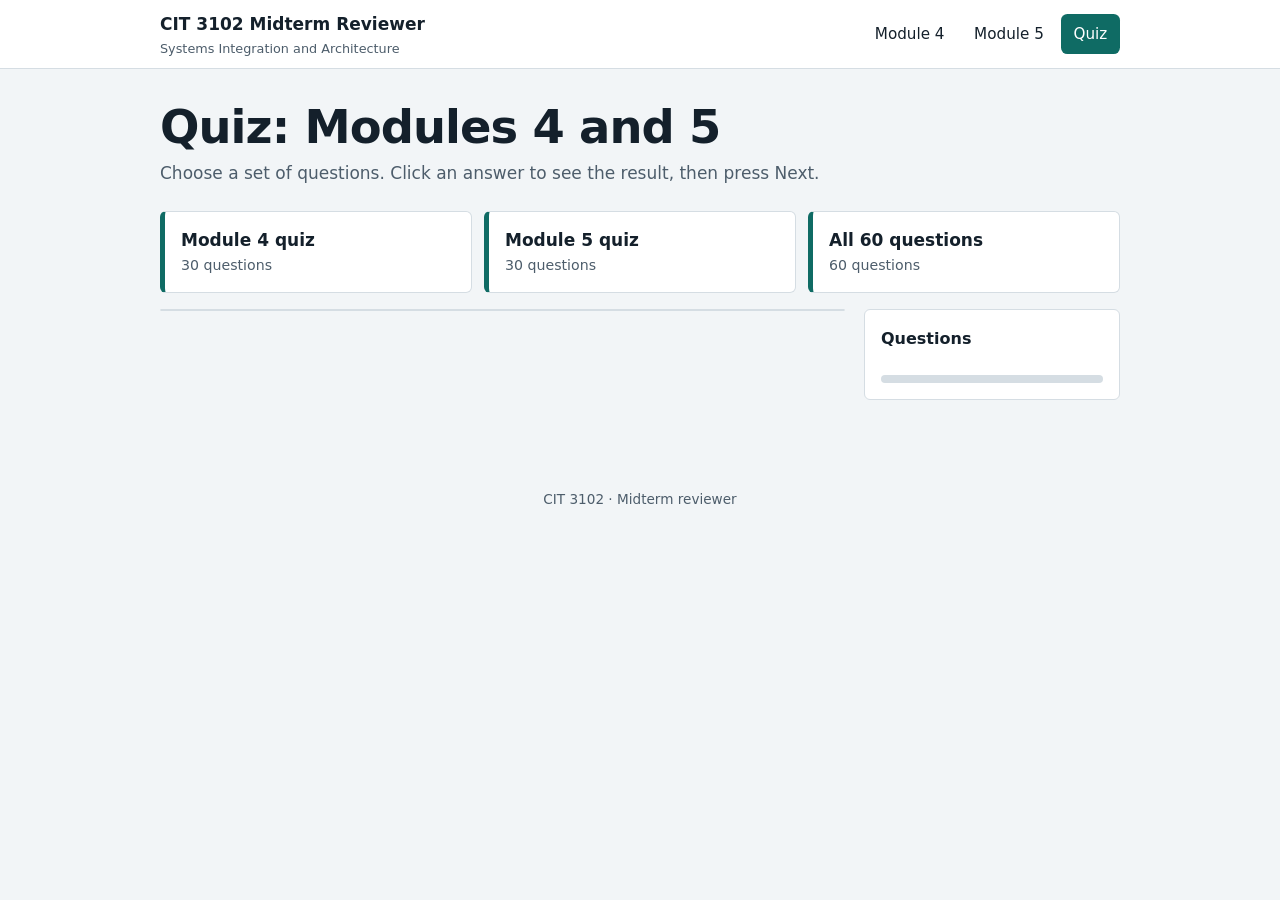
<file: quiz.html>
<!DOCTYPE html>
<html lang="en">
<head>
<meta charset="utf-8">
<meta name="viewport" content="width=device-width, initial-scale=1, viewport-fit=cover">
<title>Quiz | CIT 3102 Reviewer</title>
<link rel="stylesheet" href="styles.css">
<style>
:root{--good:var(--ok);--bad:var(--err)}
.qwrap{display:grid;grid-template-columns:1fr 16rem;gap:1.2rem;align-items:start}
.qbox{background:var(--surface);border:1px solid var(--line);border-radius:6px;overflow:hidden}
.qhead{display:flex;justify-content:space-between;gap:1rem;padding:.7rem 1rem;background:var(--accent-soft);border-bottom:1px solid var(--line);font-weight:700}
.qhead span{font-weight:400;color:var(--muted)}
.qbody{padding:1.2rem 1rem}
.qtext{font-size:1.15rem;margin:0 0 1rem;max-width:none}
.opts{display:grid;gap:.6rem}
.opt{display:flex;gap:.8rem;align-items:flex-start;width:100%;text-align:left;padding:.75rem 1rem;border:2px solid var(--line);border-radius:6px;background:var(--surface);color:var(--ink);font:inherit;cursor:pointer}
.opt:hover:not(:disabled){border-color:var(--accent)}
.opt i{flex:none;width:1.3rem;height:1.3rem;border:2px solid var(--muted);border-radius:50%;margin-top:.15rem;display:grid;place-items:center;font-style:normal;font-size:.8rem;font-weight:700;line-height:1}
.opt:disabled{cursor:default;color:var(--ink)}
.opt.good{border-color:var(--good);background:color-mix(in srgb,var(--good) 14%,var(--surface))}
.opt.good i{border-color:var(--good);background:var(--good);color:var(--surface)}
.opt.bad{border-color:var(--bad);background:color-mix(in srgb,var(--bad) 14%,var(--surface))}
.opt.bad i{border-color:var(--bad);background:var(--bad);color:var(--surface)}
.fb{margin-top:1rem;padding:.7rem 1rem;border-radius:6px;font-weight:700}
.fb.good{background:color-mix(in srgb,var(--good) 15%,var(--surface));color:var(--good)}
.fb.bad{background:color-mix(in srgb,var(--bad) 15%,var(--surface));color:var(--bad)}
.fb span{display:block;font-weight:400;color:var(--ink)}
.qfoot{display:flex;justify-content:space-between;gap:1rem;padding:.8rem 1rem;border-top:1px solid var(--line);background:var(--bg)}
.btn{padding:.55rem 1.2rem;border-radius:6px;border:1px solid var(--accent);background:var(--surface);color:var(--accent);font:inherit;font-weight:700;cursor:pointer;min-height:2.75rem}
.btn.pri{background:var(--accent);color:var(--surface)}
.btn:disabled{opacity:.4;cursor:default}
.side{background:var(--surface);border:1px solid var(--line);border-radius:6px;padding:1rem;position:sticky;top:5rem}
.side h2{font-size:1rem;margin:0 0 .6rem;padding:0;border:0}
.nums{display:grid;grid-template-columns:repeat(5,1fr);gap:.4rem}
.nums button{aspect-ratio:1;border:1px solid var(--line);border-radius:4px;background:var(--surface);color:var(--ink);font:inherit;font-size:.85rem;cursor:pointer}
.nums .cur{outline:3px solid var(--accent);outline-offset:1px}
.nums .good{background:color-mix(in srgb,var(--good) 18%,var(--surface));border-color:var(--good)}
.nums .bad{background:color-mix(in srgb,var(--bad) 18%,var(--surface));border-color:var(--bad)}
.stat{margin:.8rem 0 0;font-size:.9rem;color:var(--muted)}
.bar2{height:8px;background:var(--line);border-radius:9px;overflow:hidden;margin-top:.4rem}
.bar2 b{display:block;height:100%;background:var(--accent);width:0}
.score{font-size:2.4rem;font-weight:700;margin:.2rem 0}
.miss{margin:.6rem 0;padding:.6rem .8rem;border:1px solid var(--line);border-radius:6px}
.miss small{display:block;color:var(--muted)}
.q-pick{display:grid;gap:.75rem;grid-template-columns:repeat(auto-fit,minmax(14rem,1fr));margin:1rem 0}
.q-pick button{font:inherit;text-align:left;cursor:pointer;background:var(--surface);color:var(--ink);border:1px solid var(--line);border-left:5px solid var(--accent);border-radius:6px;padding:.9rem 1rem;min-height:3.25rem;font-weight:700}
.q-pick button:hover{background:var(--accent-soft)}
.q-pick small{display:block;color:var(--muted);font-weight:400}
.qfoot{flex-wrap:wrap}
@media (max-width:760px){.qwrap{grid-template-columns:1fr}.side{position:static;order:2}.nums{grid-template-columns:repeat(10,1fr)}.nums button{font-size:.7rem}}
</style>
</head>
<body>
<header class="top">
 <div class="top-in">
  <div class="brand">CIT 3102 Midterm Reviewer<small>Systems Integration and Architecture</small></div>
  <nav class="nav" aria-label="Modules">
   <a href="index.html">Module 4</a>
   <a href="module5.html">Module 5</a>
   <a href="quiz.html" aria-current="page">Quiz</a>
  </nav>
 </div>
</header>
<main>
<h1>Quiz: Modules 4 and 5</h1>
<p class="lede" id="lede"></p>
<div id="pick" hidden></div>
<div class="qwrap" id="qwrap" hidden>
 <div class="qbox" id="box" aria-live="polite"></div>
 <aside class="side"><h2>Questions</h2><div class="nums" id="nums"></div>
 <p class="stat" id="stat"></p><div class="bar2"><b id="prog"></b></div></aside>
</div>
</main>
<footer>CIT 3102 · Midterm reviewer</footer>
<script>
// [question, CORRECT answer, wrong, wrong, ...]. Option order is shuffled each attempt (True/False stays in order).
const ALL=[
["Which URL asks for exactly one resource rather than a collection?","https://jsonplaceholder.typicode.com/users/3","https://jsonplaceholder.typicode.com/comments?postId=3","https://jsonplaceholder.typicode.com/posts?userId=3","https://jsonplaceholder.typicode.com/users"],
["From its address bar, a web browser can only send GET requests.","True","False"],
["A request has a method, a host, a path and a query string. Which one is never written inside the URL itself?","The method","The path","The host","The query string"],
["A GET request carries a body.","False","True"],
["By common convention, how does /users differ from /users/7 ?","/users is all of them, /users/7 is one of them","/users is a query string, /users/7 is a path","/users and /users/7 mean the same thing","/users is one of them, /users/7 is all of them"],
["You want to create a new record on a server. Which method do you send?","POST","GET","DELETE","PUT"],
["Which part of a request is sent every time but hidden from you in a browser?","The headers","The query string","The path","The body"],
["In GET https://jsonplaceholder.typicode.com/posts?userId=1 , which part is the path?","/posts","jsonplaceholder.typicode.com","?userId=1","https://"],
["In GET https://jsonplaceholder.typicode.com/posts?userId=1 , which part is the host?","jsonplaceholder.typicode.com","/posts","GET","userId=1"],
["You remove one piece from a URL and find you are now asking about a completely different resource. Where did that piece belong?","In the path","In the body","In the query string","In the headers"],
["In https://jsonplaceholder.typicode.com/comments?postId=5 , what is the query string?","postId=5","jsonplaceholder.typicode.com","/comments","comments?postId=5"],
["Which URL asks only for the posts written by user 2?","https://jsonplaceholder.typicode.com/posts?userId=2","https://jsonplaceholder.typicode.com/posts/2","https://jsonplaceholder.typicode.com/userId=2/posts","https://jsonplaceholder.typicode.com/posts/userId=2"],
["The server's database crashes while it is answering your request. What class comes back?","5xx","2xx","3xx","4xx"],
["Your credentials are accepted and the server still refuses the request. Which code fits?","403 Forbidden","500 Internal Server Error","401 Unauthorized","404 Not Found"],
["A status code in the 4xx class tells you that","the request was built wrong on your side","the request worked exactly as asked","the server failed on its own side","the resource has moved somewhere else"],
["A 5xx status code points at a problem on the server's side, not yours.","True","False"],
["A 404 response still arrives with a status line, headers and a body.","True","False"],
["You send a request with a filter and get 200, but the data comes back unfiltered. What most likely happened?","The server ignored a parameter it did not recognise","The filter should have been sent as a header","The server answered with a 4xx instead","The request never reached the server at all"],
["You mistype a path as /userz/1 and the server answers you. What class is the status code?","4xx","5xx","2xx","3xx"],
["A request returns 301. What should the caller do next?","Send the request to the new address","Wait a few minutes and retry","Send credentials and try it again","Fix the path, because nothing is there"],
["A response is {\"user\":{\"contact\":{\"email\":\"ana@mail.com\"}}} . What does user.contact.email give you?","ana@mail.com","{\"email\":\"ana@mail.com\"}","{\"contact\":{\"email\":\"ana@mail.com\"}}","user"],
["A request returns [{\"id\":11},{\"id\":12},{\"id\":13}] . What is the path to the id of the second object?","[1].id","[1]","[2].id","id[2]"],
["In JSON, what do curly braces mark?","An object, holding keys and values","An array, holding an ordered list","A single text value","A note left by the developer"],
["Given {\"id\":1,\"address\":{\"city\":\"Gwenborough\"}} , what is the path to the city?","address.city","Gwenborough","city.address","city"],
["In [{\"email\":\"a@x.com\"},{\"email\":\"b@x.com\"},{\"email\":\"c@x.com\"}] , which path gives c@x.com ?","[2].email","[3].email","email[3]","[2]"],
["Given {\"company\":{\"name\":\"Romaguera-Crona\"}} , what is the path to the company name?","company.name","company","name.company","Romaguera-Crona"],
["In JSON, the first item in an array sits at index 1.","False","True"],
["In a JSON path, what does each dot mean?","Go one level deeper in","Mark the end of a key","Separate two responses","Join two values together"],
["In JSON, what do square brackets mark?","An array, counted from zero","The end of the response","An object, holding keys and values","A single number value"],
["Given {\"address\":{\"geo\":{\"lat\":\"-37.3159\"}}} , what is the path to the latitude?","address.geo.lat","geo.lat","lat.geo.address","address.lat"],
["GET /api/students/99999 asks for a record that does not exist. What comes back?","404","204","500","422"],
["A brand-new Laravel project has no routes/api.php. Which command creates it?","php artisan install:api","php artisan make:api","php artisan route:api","php artisan migrate --api"],
["Why does a route in routes/api.php not need CSRF protection?","It is stateless, so there is no session cookie to ride on","Bruno attaches a CSRF token to each request","API tokens are encrypted and cookies are not","Laravel turns CSRF off for every POST request"],
["You put an API route in routes/web.php by mistake, then send a POST to it from Bruno. What comes back?","419, because web.php expects a CSRF token","404, because the route was never registered","500, because the controller cannot be found","200, because the route still works fine"],
["GET /api/students returns everyone, but GET /api/students?section=IT2E returns one section. Where does section arrive from?","The query string, read with $request->query('section')","The request body, read with $request->input()","The Authorization header on the request","The route placeholder, read with {section}"],
["POST /api/logout returned 204, then the very same GET that worked a second ago returned 401. Why?","Logout destroyed the token, so the caller is a stranger again","The server restarted and forgot the session","The route was taken out of the protected group","The database connection was closed by logout"],
["Why does a successful DELETE return 204 rather than 200 with an empty body?","204 states outright that there is no body to read","destroy() in Laravel cannot return a 200 at all","200 is only allowed on GET requests, never DELETE","204 skips the database, so it answers faster"],
["You write the route as '/students/{id}' but the method signature is show(Student $student). What happens?","Laravel never looks the record up, so $student arrives empty","The route returns 404 before the controller runs","Laravel still looks it up, because the position matches","Laravel throws a MassAssignmentException"],
["PUT /api/students/3 succeeds and the record is changed. What should come back?","200 with the updated record","201, because the record is different now","204, because nothing new was created","202, because the change was accepted"],
["What does a request through routes/web.php get that a request through routes/api.php does not?","A session and CSRF protection","Automatic route model binding","A JSON response instead of HTML","A working database connection"],
["Which verb and path updates one existing student?","PUT /api/students/{student}","PATCH /api/students","POST /api/students/{student}","PUT /api/students"],
["You POST valid JSON to create a student and get a MassAssignmentException. What is missing?","The field is not listed in the model's $fillable","The Authorization header on the request","The migration for that table was never run","The route is sitting in web.php, not api.php"],
["DELETE /api/students/3 succeeds. What should come back?","204","404","201","200"],
["What separates a 401 from a 403?","401 is I do not know you; 403 is I know you, and no","401 is for people; 403 is for other programs","401 is a client error; 403 is a server error","401 is an expired token; 403 is a missing token"],
["POST /api/students arrives with a required field missing and validation fails. What comes back?","422","500","404","400"],
["Route::get('/students/{student}', [StudentController::class, 'show']); and the method is show(Student $student). What makes Laravel look the record up for you?","The placeholder name matches the type-hinted variable","The route sits inside routes/api.php","The controller was generated with the --api flag","The model lists that column in $fillable"],
["Which request filters on two fields at the same time?","GET /api/students?section=IT2E&units=3","GET /api/students/IT2E/3","GET /api/students?filter=section,units","GET /api/students?section=IT2E/units=3"],
["A caller sends GET /api/students with no Authorization header. What comes back?","401","403","404","422"],
["Validation fails, and instead of JSON the caller gets a full HTML error page. What was never added?","shouldRenderJsonWhen in bootstrap/app.php","php artisan install:api, which makes api.php","The auth:sanctum middleware on the group","The $fillable array on the model"],
["index() loops over a fixed array ['name', 'section', 'units'] and filters only on those. Why is that list hard-coded?","So a caller cannot filter on a column you never meant to expose","Because Laravel allows at most three active filters","Because a longer list would make the query slower","Because those are the only columns in the table"],
["Which single line registers exactly the five API routes and nothing more?","Route::apiResource('students', StudentController::class);","Route::api('students', StudentController::class);","Route::crud('students', StudentController::class);","Route::resource('students', StudentController::class);"],
["Why can login not sit inside the auth:sanctum group?","You would need a token to reach the route that issues one","Sanctum has no support for a login route","The group only accepts routes that return JSON","login uses POST and the group only accepts GET"],
["GET /students/1 returns 404, although the route is in routes/api.php and the record exists. What is wrong?","The caller left the /api prefix off the path","The Authorization header was not sent","The record was soft-deleted by an earlier call","The placeholder does not match the method variable"],
["A caller sends GET /api/students with no query string at all. What does the filter loop do?","Every if is skipped, so the whole list comes back","It returns 422, because no filter was supplied","It returns an empty list, since nothing matched","It returns 400 and asks for a filter"],
["What does $fillable on a model actually control?","Which columns a caller is allowed to set","Which columns the database requires","Which columns the index() filter accepts","Which columns a caller is allowed to read"],
["Which two routes must stay outside the auth:sanctum group?","register and login","register and me","logout and me","login and logout"],
["php artisan make:controller StudentController --api creates a controller with which methods?","index, store, show, update, destroy","index, show, update, destroy","create, read, update, delete","index, create, store, show, edit, update, destroy"],
["A route is registered in routes/api.php as Route::get('/students', ...). What full path must a caller send?","/api/students","/routes/api/students","/students","/api/api/students"],
["Route::middleware('auth:sanctum')->group(function () { ... }); What does that one line do?","Every route inside the group now demands a valid token","It makes those routes answer in JSON, not HTML","Every route inside the group is handed a fresh token","It signs the caller in before the routes run"],
["POST /api/students succeeds and a new record now exists. What should come back?","201","202","200","204"]
];
const SETS=[
 {name:"Module 4 quiz",qs:ALL.slice(0,30)},
 {name:"Module 5 quiz",qs:ALL.slice(30)},
 {name:"All 60 questions",qs:ALL}
];
const $=id=>document.getElementById(id);
let Q=ALL,title="",order,ans,cur;
const sh=a=>{for(let i=a.length-1;i>0;i--){const j=Math.floor(Math.random()*(i+1));[a[i],a[j]]=[a[j],a[i]]}return a};
const isTF=q=>q.length===3&&(q[1]==="True"||q[1]==="False");
function home(){
 $("qwrap").hidden=true;const p=$("pick");p.hidden=false;p.innerHTML="";
 $("lede").textContent="Choose a set of questions. Click an answer to see the result, then press Next.";
 const g=document.createElement("div");g.className="q-pick";
 SETS.forEach(s=>{const b=document.createElement("button");b.type="button";b.textContent=s.name;
  const m=document.createElement("small");m.textContent=s.qs.length+" questions";b.appendChild(m);
  b.onclick=()=>start(s.name,s.qs.slice());g.appendChild(b)});
 p.appendChild(g);window.scrollTo({top:0})}
function start(name,qs){Q=qs;title=name;$("pick").hidden=true;$("qwrap").hidden=false;
 $("lede").textContent=name+": "+qs.length+" multiple-choice items. Click an answer to see the result, then press Next.";
 order=Q.map(q=>isTF(q)?(q[1]==="True"?[0,1]:[1,0]):sh(q.slice(1).map((_,i)=>i)));ans=Q.map(()=>null);cur=0;render()}
function part(i){return ALL.indexOf(Q[i])<30?"Module 4: API From the Outside In":"Module 5: Build an API"}
function pick(k){if(ans[cur]!==null)return;ans[cur]=k;render()}
function go(i){cur=i;render();window.scrollTo({top:0})}
function side(){
 $("nums").innerHTML="";
 Q.forEach((_,i)=>{const b=document.createElement("button");b.type="button";b.textContent=i+1;b.setAttribute("aria-label","Question "+(i+1));
  if(ans[i]!==null)b.className=ans[i]===0?"good":"bad";if(i===cur)b.classList.add("cur");b.onclick=()=>go(i);$("nums").appendChild(b)});
 const d=ans.filter(a=>a!==null).length;$("stat").textContent=d+" of "+Q.length+" answered";$("prog").style.width=d/Q.length*100+"%"}
function render(){
 side();const box=$("box");
 if(cur>=Q.length){results(box);return}
 const q=Q[cur],a=ans[cur];
 box.innerHTML='<div class="qhead">Question '+(cur+1)+' <span>'+part(cur)+' | 1 pt</span></div><div class="qbody"><p class="qtext"></p><div class="opts"></div><div id="fb"></div></div><div class="qfoot"><button type="button" class="btn" id="prev">Previous</button><button type="button" class="btn pri" id="next"></button></div>';
 box.querySelector(".qtext").textContent=q[0];
 const o=box.querySelector(".opts");
 order[cur].forEach(k=>{const b=document.createElement("button");b.type="button";b.className="opt";b.innerHTML="<i></i><span></span>";b.lastChild.textContent=q[k+1];
  if(a!==null){b.disabled=true;if(k===0){b.classList.add("good");b.firstChild.textContent="\u2713"}else if(k===a){b.classList.add("bad");b.firstChild.textContent="\u2715"}}
  else b.onclick=()=>pick(k);o.appendChild(b)});
 if(a!==null){const f=document.createElement("div");f.className="fb "+(a===0?"good":"bad");
  f.innerHTML=(a===0?"Correct!":"Incorrect.")+"<span></span>";f.lastChild.textContent=a===0?"":"Correct answer: "+q[1];$("fb").appendChild(f)}
 $("prev").disabled=cur===0;$("prev").onclick=()=>go(cur-1);
 const n=$("next");n.textContent=cur===Q.length-1?"Finish":"Next";n.disabled=a===null;n.onclick=()=>go(cur+1);
}
function results(box){
 const s=ans.filter(a=>a===0).length,un=ans.filter(a=>a===null).length;
 box.innerHTML='<div class="qhead">'+title+': results</div><div class="qbody"><div class="score"></div><p></p><div id="ml"></div></div><div class="qfoot"><button type="button" class="btn" id="back">Review questions</button><button type="button" class="btn" id="retry">Retry missed only</button><button type="button" class="btn" id="other">Choose another quiz</button><button type="button" class="btn pri" id="again">Retake quiz</button></div>';
 box.querySelector(".score").textContent=s+" / "+Q.length+" ("+Math.round(s/Q.length*100)+"%)";
 box.querySelector("p").textContent=un?un+" question(s) unanswered.":(s===Q.length?"Perfect score!":"Missed items are listed below.");
 Q.forEach((q,i)=>{if(ans[i]===0)return;const d=document.createElement("div");d.className="miss";d.innerHTML="<small></small><b></b><div></div>";
  d.children[0].textContent="Question "+(i+1);d.children[1].textContent=q[0];d.children[2].textContent=ans[i]===null?"Unanswered. Correct: "+q[1]:"Your answer: "+q[ans[i]+1]+" | Correct: "+q[1];$("ml").appendChild(d)});
 $("back").onclick=()=>go(0);$("again").onclick=()=>{start(title,Q);window.scrollTo({top:0})};
 const missed=Q.filter((_,i)=>ans[i]!==0);
 if(missed.length){$("retry").onclick=()=>{start(title.replace(/ \(missed\)$/,"")+" (missed)",missed);window.scrollTo({top:0})}}else $("retry").hidden=true;
 $("other").onclick=home;
}
home();
</script>
</body>
</html>
</file>
<file: styles.css>
:root{--bg:#f2f5f7;--surface:#fff;--ink:#14202b;--muted:#4d5d6b;--line:#d5dde3;--accent:#0f6b64;--accent-soft:#dff1ee;--warn:#9a4a07;--warn-soft:#fdeedb;--code-bg:#13222d;--code-ink:#e3edf3;--ok:#1d6b3a;--info:#2a55a0;--err:#a02a2a;--redir:#7a5a00;--mono:ui-monospace,SFMono-Regular,Menlo,Consolas,monospace;--sans:"Atkinson Hyperlegible","Segoe UI",system-ui,-apple-system,Roboto,sans-serif}
@media(prefers-color-scheme:dark){:root{--bg:#0e161d;--surface:#16222b;--ink:#e6eef3;--muted:#9fb1bf;--line:#2a3a46;--accent:#52c4b8;--accent-soft:#18363a;--warn:#f0b36b;--warn-soft:#3a2a14;--code-bg:#0a1218;--ok:#6fd392;--info:#8db4f5;--err:#f29090;--redir:#e6c35c}}
*,*::before,*::after{box-sizing:border-box}
html{scroll-behavior:smooth;scroll-padding-top:8.5rem;-webkit-text-size-adjust:100%}
@media(prefers-reduced-motion:reduce){html{scroll-behavior:auto}}
body{margin:0;background:var(--bg);color:var(--ink);font:1.0625rem/1.65 var(--sans)}
a{color:var(--accent)}
:focus-visible{outline:3px solid var(--accent);outline-offset:2px}
.top{position:sticky;top:0;z-index:10;background:var(--surface);border-bottom:1px solid var(--line);padding-top:env(safe-area-inset-top,0)}
.top-in{max-width:62rem;margin:0 auto;padding:.6rem 1rem;display:flex;flex-wrap:wrap;align-items:center;gap:.5rem 1.25rem}
.brand{font-weight:700;margin-right:auto}
.brand small{display:block;font-weight:400;color:var(--muted);font-size:.8rem}
.nav{display:flex;gap:.25rem;flex-wrap:wrap}
.nav a,.nav span{padding:.4rem .8rem;border-radius:.4rem;text-decoration:none;color:var(--ink);font-size:.95rem;min-height:2.5rem;display:inline-flex;align-items:center}
.nav a:hover{background:var(--accent-soft)}
.nav a[aria-current=page]{background:var(--accent);color:#fff}
@media(prefers-color-scheme:dark){.nav a[aria-current=page]{color:#0a1218}}
.nav span{color:var(--muted);border:1px dashed var(--line)}
.toc{border-top:1px solid var(--line);overflow-x:auto;white-space:nowrap;-webkit-overflow-scrolling:touch}
.toc-in{max-width:62rem;margin:0 auto;padding:.4rem 1rem;display:flex;gap:.4rem}
.toc a{flex:none;padding:.3rem .75rem;border:1px solid var(--line);border-radius:2rem;font-size:.875rem;text-decoration:none;color:var(--ink)}
.toc a:hover{background:var(--accent-soft);border-color:var(--accent)}
main{max-width:62rem;margin:0 auto;padding:1.5rem 1rem 4rem;padding-left:max(1rem,env(safe-area-inset-left));padding-right:max(1rem,env(safe-area-inset-right))}
h1{font-size:clamp(1.9rem,5vw,2.9rem);line-height:1.15;margin:.5rem 0 .25rem;letter-spacing:-.02em}
.lede{color:var(--muted);margin:0 0 1.5rem;max-width:42rem}
section{margin-top:2.5rem}
h2{font-size:clamp(1.4rem,3.5vw,1.8rem);margin:0 0 1rem;padding-bottom:.4rem;border-bottom:2px solid var(--accent)}
h3{font-size:1.1rem;margin:0 0 .35rem}
h4{font-size:1rem;margin:1.25rem 0 .4rem;color:var(--muted)}
p{margin:.4rem 0 .8rem;max-width:46rem}
.term{background:var(--surface);border:1px solid var(--line);border-left:5px solid var(--accent);border-radius:.25rem .6rem .6rem .25rem;padding:.85rem 1rem;margin:0 0 1rem}
.term>:last-child{margin-bottom:0}
.term .term{background:var(--bg);margin-top:.75rem;border-left-color:var(--muted)}
.note{background:var(--warn-soft);border-left:5px solid var(--warn);padding:.7rem 1rem;margin:0 0 1rem;border-radius:.25rem .6rem .6rem .25rem}
.note>:last-child{margin-bottom:0}
.tip{background:var(--accent-soft);border-left:5px solid var(--accent);padding:.7rem 1rem;margin:0 0 1rem;border-radius:.25rem .6rem .6rem .25rem}
ul,ol{padding-left:1.4rem;margin:.4rem 0 1rem}
li{margin:.2rem 0}
code{font-family:var(--mono);font-size:.9em;background:var(--accent-soft);padding:.1em .35em;border-radius:.25rem;overflow-wrap:anywhere}
pre{background:var(--code-bg);color:var(--code-ink);padding:1rem;border-radius:.5rem;overflow-x:auto;margin:.5rem 0 1rem;font-size:.9rem;line-height:1.55;-webkit-overflow-scrolling:touch;tab-size:2}
pre code{background:none;padding:0;color:inherit;overflow-wrap:normal}
.tw{overflow-x:auto;margin:.5rem 0 1.25rem;border:1px solid var(--line);border-radius:.5rem;background:var(--surface);-webkit-overflow-scrolling:touch}
table{border-collapse:collapse;width:100%;min-width:34rem;font-size:.95rem}
th,td{padding:.6rem .8rem;text-align:left;vertical-align:top;border-bottom:1px solid var(--line)}
th{background:var(--accent-soft);white-space:nowrap}
tr:last-child td{border-bottom:0}
.m{font-family:var(--mono);font-weight:700;font-size:.85rem;padding:.1rem .45rem;border-radius:.3rem;background:var(--code-bg);color:var(--code-ink)}
.s1{color:var(--info)}.s2{color:var(--ok)}.s3{color:var(--redir)}.s4,.s5{color:var(--err)}
.s1,.s2,.s3,.s4,.s5{font-weight:700;font-family:var(--mono)}
.grid2{display:grid;gap:1rem;grid-template-columns:repeat(auto-fit,minmax(15rem,1fr))}
.grid2>.term{margin:0}
.seq{list-style:none;padding:0;counter-reset:s}
.seq li{counter-increment:s;position:relative;background:var(--surface);border:1px solid var(--line);border-radius:.5rem;padding:.6rem .8rem .6rem 3rem;margin:.4rem 0}
.seq li::before{content:counter(s);position:absolute;left:.8rem;top:.6rem;width:1.6rem;height:1.6rem;border-radius:50%;background:var(--accent);color:#fff;font-weight:700;text-align:center;line-height:1.6rem;font-size:.85rem}
@media(prefers-color-scheme:dark){.seq li::before{color:#0a1218}}
.pager{display:flex;justify-content:space-between;gap:1rem;flex-wrap:wrap;margin-top:3rem}
.pager a{padding:.7rem 1.1rem;border:1px solid var(--accent);border-radius:.5rem;text-decoration:none;font-weight:700}
.pager a:hover{background:var(--accent-soft)}
footer{text-align:center;color:var(--muted);font-size:.85rem;padding:1.5rem 1rem calc(1.5rem + env(safe-area-inset-bottom,0))}
@media(max-width:34rem){body{font-size:1rem}.brand small{display:none}.term{padding:.75rem}}
@media print{.top{position:static}.toc{display:none}}
/* ---- Quiz (Canvas style) ---- */
.q-pick{display:grid;gap:.75rem;grid-template-columns:repeat(auto-fit,minmax(14rem,1fr));margin:1rem 0}
.q-pick button{font:inherit;text-align:left;cursor:pointer;background:var(--surface);color:var(--ink);border:1px solid var(--line);border-left:5px solid var(--accent);border-radius:.4rem;padding:.9rem 1rem;min-height:3.25rem}
.q-pick button:hover{background:var(--accent-soft)}
.q-pick small{display:block;color:var(--muted)}
.qc{background:var(--surface);border:1px solid var(--line);border-radius:.4rem;overflow:hidden;margin-top:1rem}
.qc-head{display:flex;justify-content:space-between;gap:1rem;align-items:center;padding:.8rem 1rem;background:var(--bg);border-bottom:1px solid var(--line);border-top:3px solid var(--line);font-weight:700}
.qc.ok .qc-head{border-top-color:var(--ok)}.qc.bad .qc-head{border-top-color:var(--err)}
.qc-body{padding:1rem}
.qc-q{margin:0 0 1rem;max-width:none;font-size:1.1rem}
.qc-bar{height:.4rem;background:var(--line)}
.qc-bar i{display:block;height:100%;background:var(--accent);transition:width .25s}
.opts{list-style:none;margin:0;padding:0}
.opts li{margin:0;border-top:1px solid var(--line)}
.opt{display:flex;align-items:center;gap:.7rem;width:100%;font:inherit;text-align:left;background:none;color:var(--ink);border:0;padding:.75rem .25rem;min-height:3rem;cursor:pointer}
.opt:hover:not(:disabled){background:var(--accent-soft)}
.opt:disabled{cursor:default}
.dot{flex:none;width:1.1rem;height:1.1rem;border:2px solid var(--muted);border-radius:50%}
.mark{flex:none;width:1.6rem;height:1.6rem;border-radius:50%;display:inline-grid;place-items:center;color:#fff;font-weight:700;font-size:.9rem}
.opt.right{background:color-mix(in srgb,var(--ok) 14%,transparent)}
.opt.wrong{background:color-mix(in srgb,var(--err) 14%,transparent)}
.opt.picked .dot{background:var(--ink);box-shadow:inset 0 0 0 3px var(--surface)}
.mark.c{background:var(--ok)}.mark.x{background:var(--err)}.mark.a{background:#6b7885}
.fb{margin:1rem 0 0;padding:.7rem 1rem;border-radius:.4rem;font-weight:700}
.fb.ok{background:color-mix(in srgb,var(--ok) 15%,transparent);color:var(--ok)}
.fb.bad{background:color-mix(in srgb,var(--err) 15%,transparent);color:var(--err)}
.btn{font:inherit;font-weight:700;cursor:pointer;border:0;border-radius:.4rem;padding:.7rem 1.3rem;min-height:2.75rem;background:var(--accent);color:#fff}
@media(prefers-color-scheme:dark){.btn{color:#0a1218}}
.btn.alt{background:transparent;color:var(--accent);border:1px solid var(--accent)}
.row{display:flex;gap:.75rem;flex-wrap:wrap;margin-top:1rem}
.score{font-size:clamp(2rem,8vw,3.2rem);font-weight:700;margin:.2rem 0}
.miss{margin:0 0 .75rem;padding:.7rem 1rem;background:var(--bg);border-left:5px solid var(--err);border-radius:.25rem .5rem .5rem .25rem}
.miss p{margin:.2rem 0}
</file>
